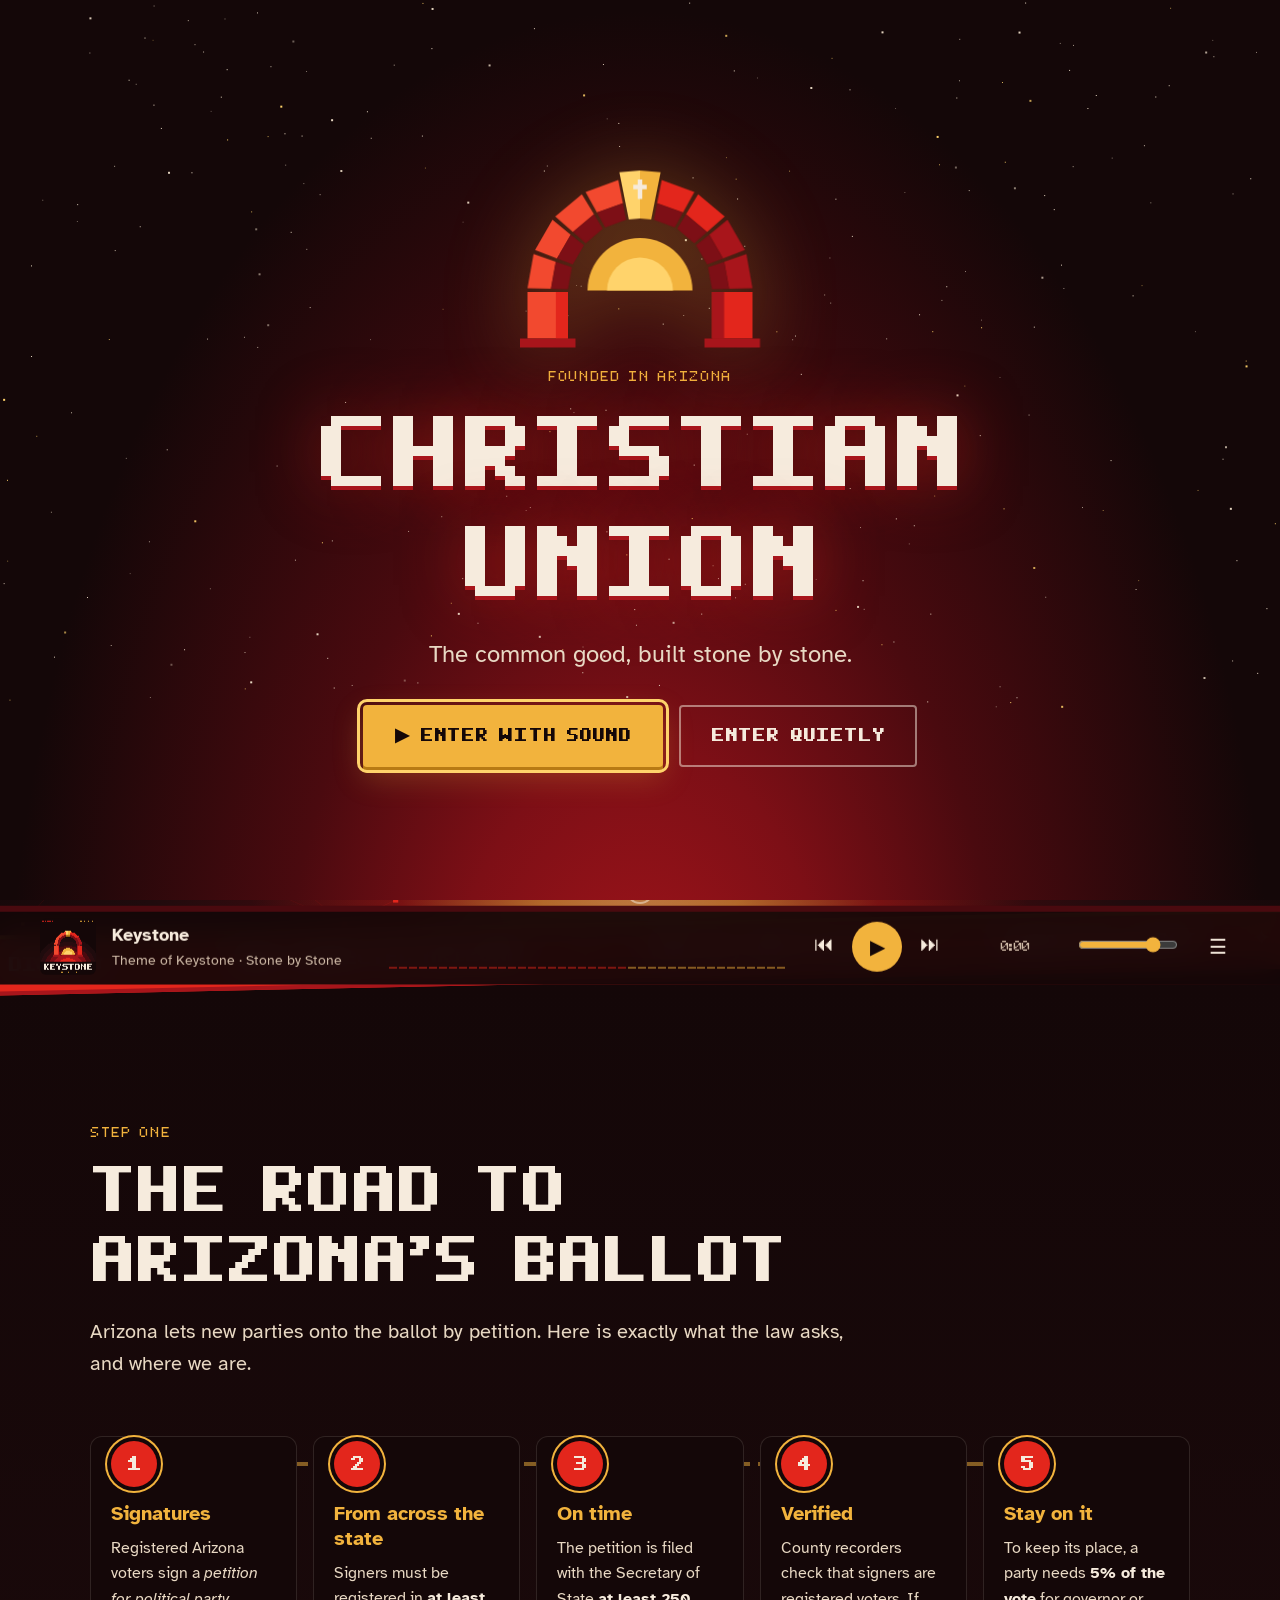
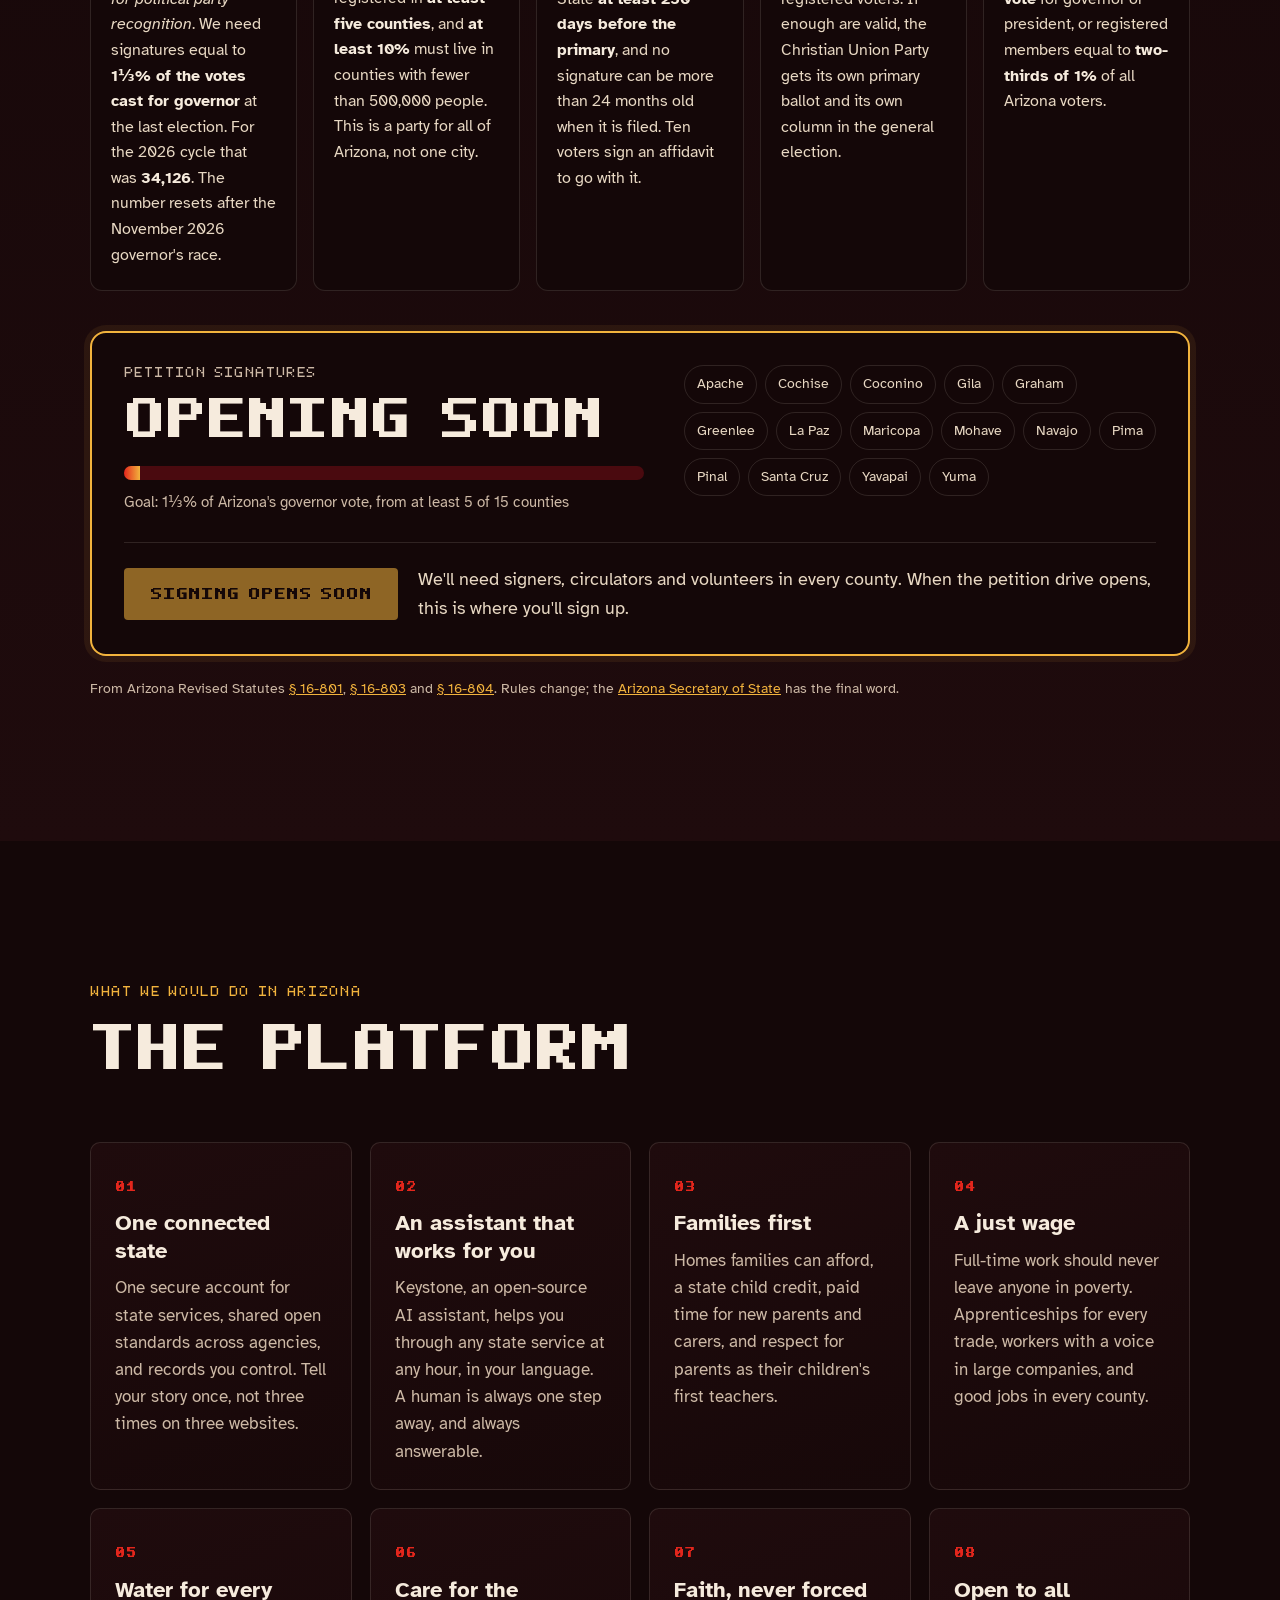
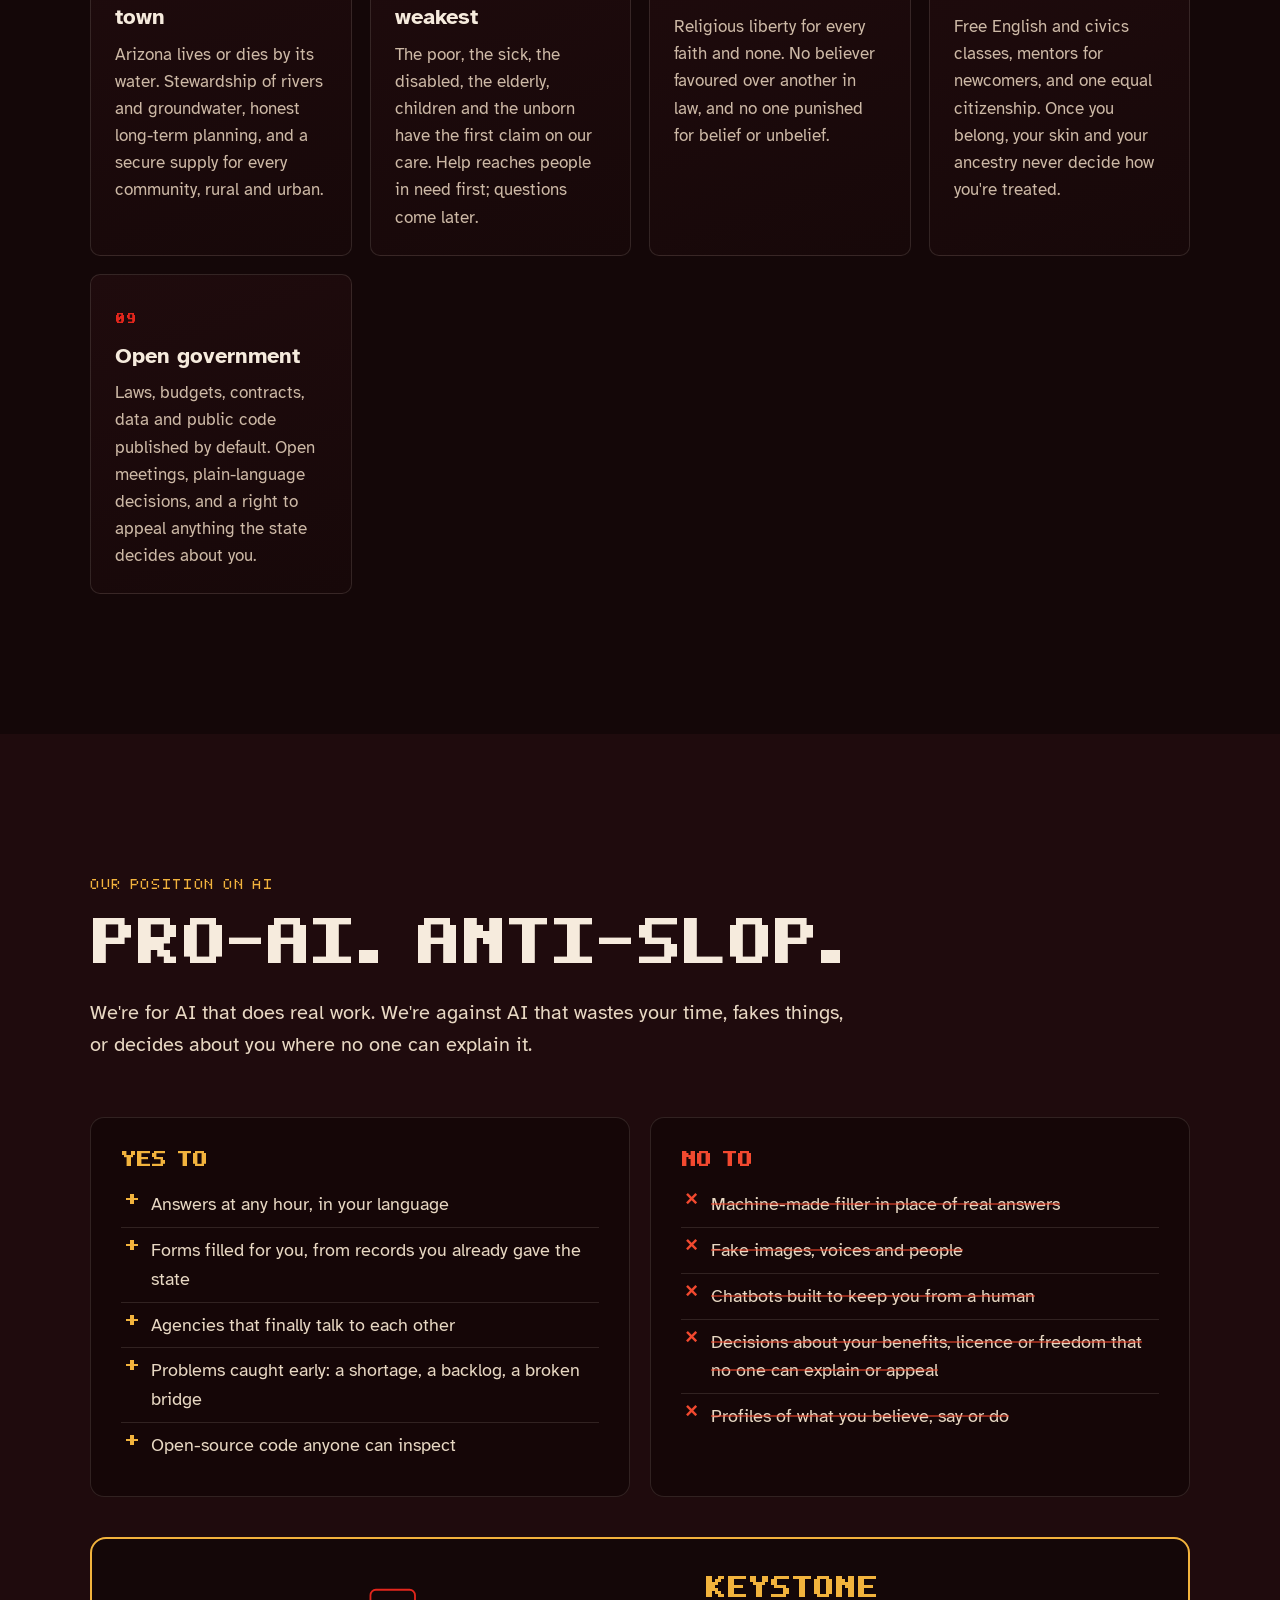
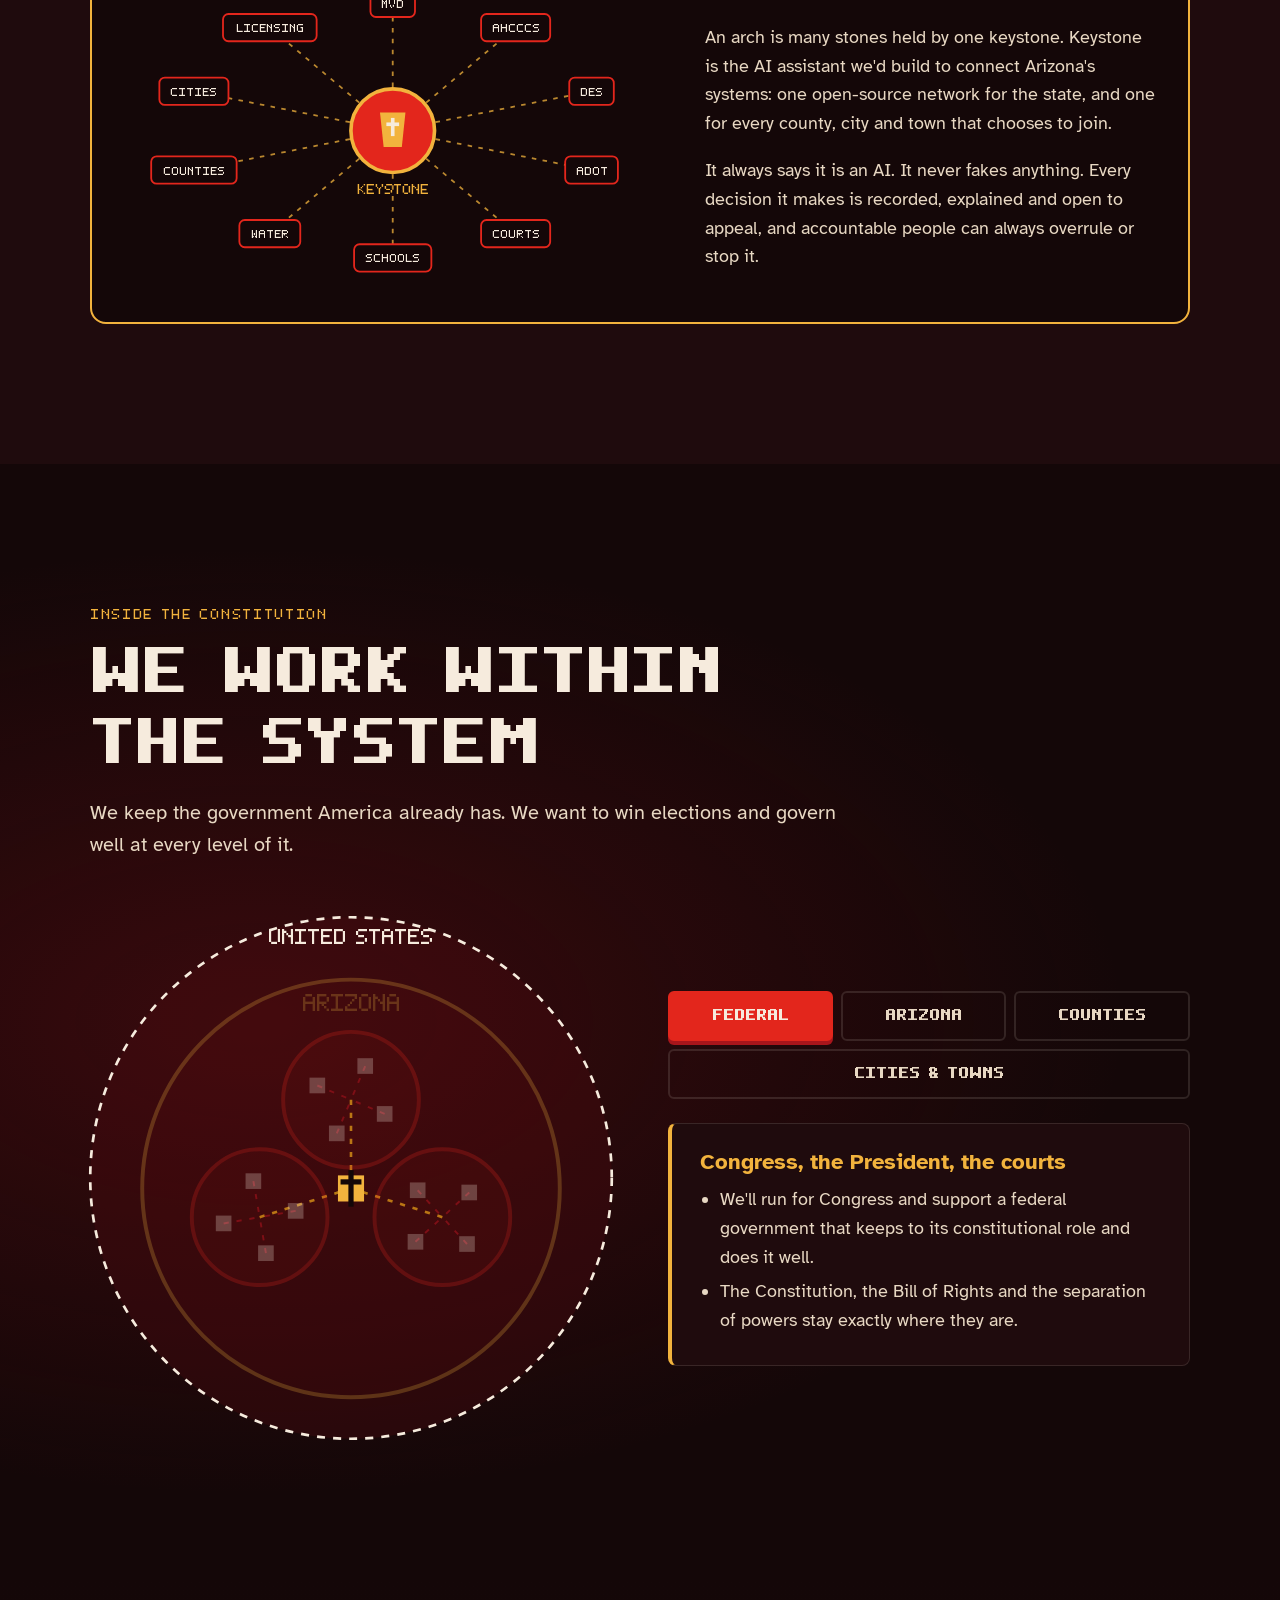
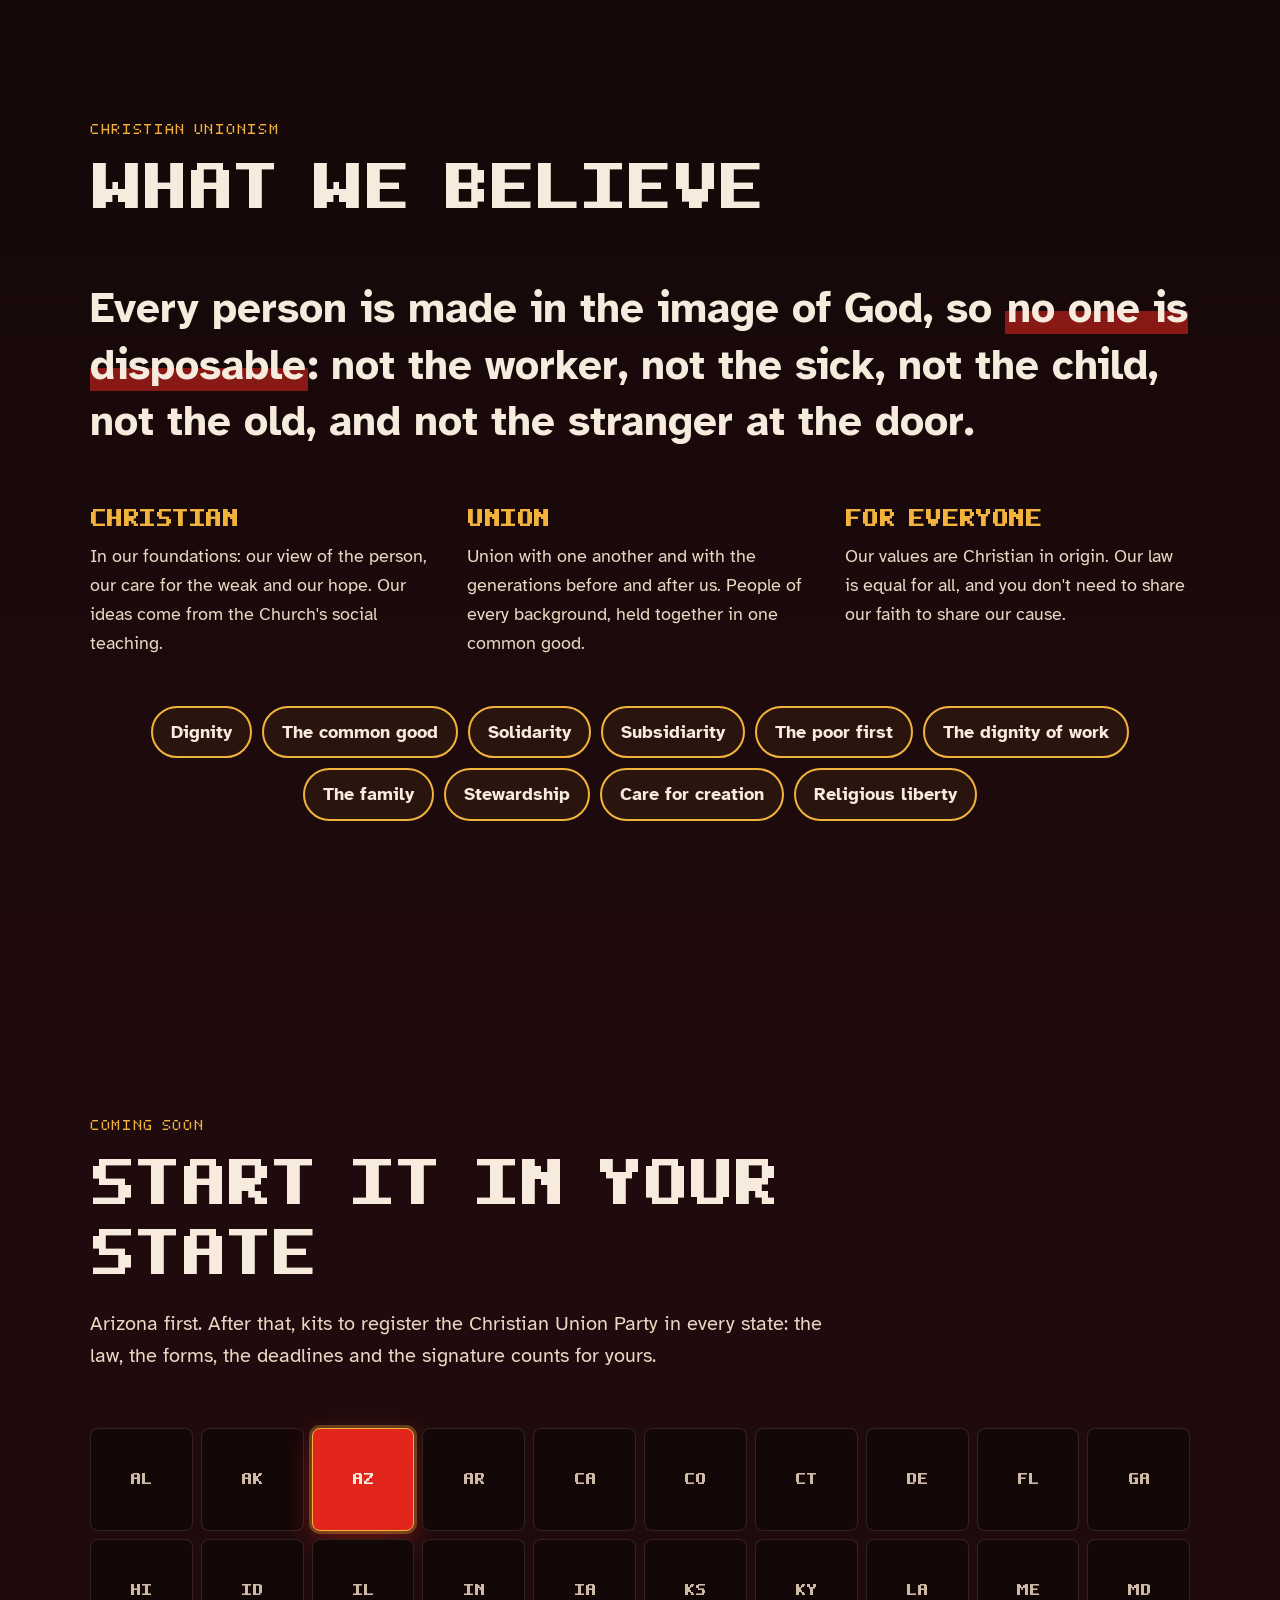
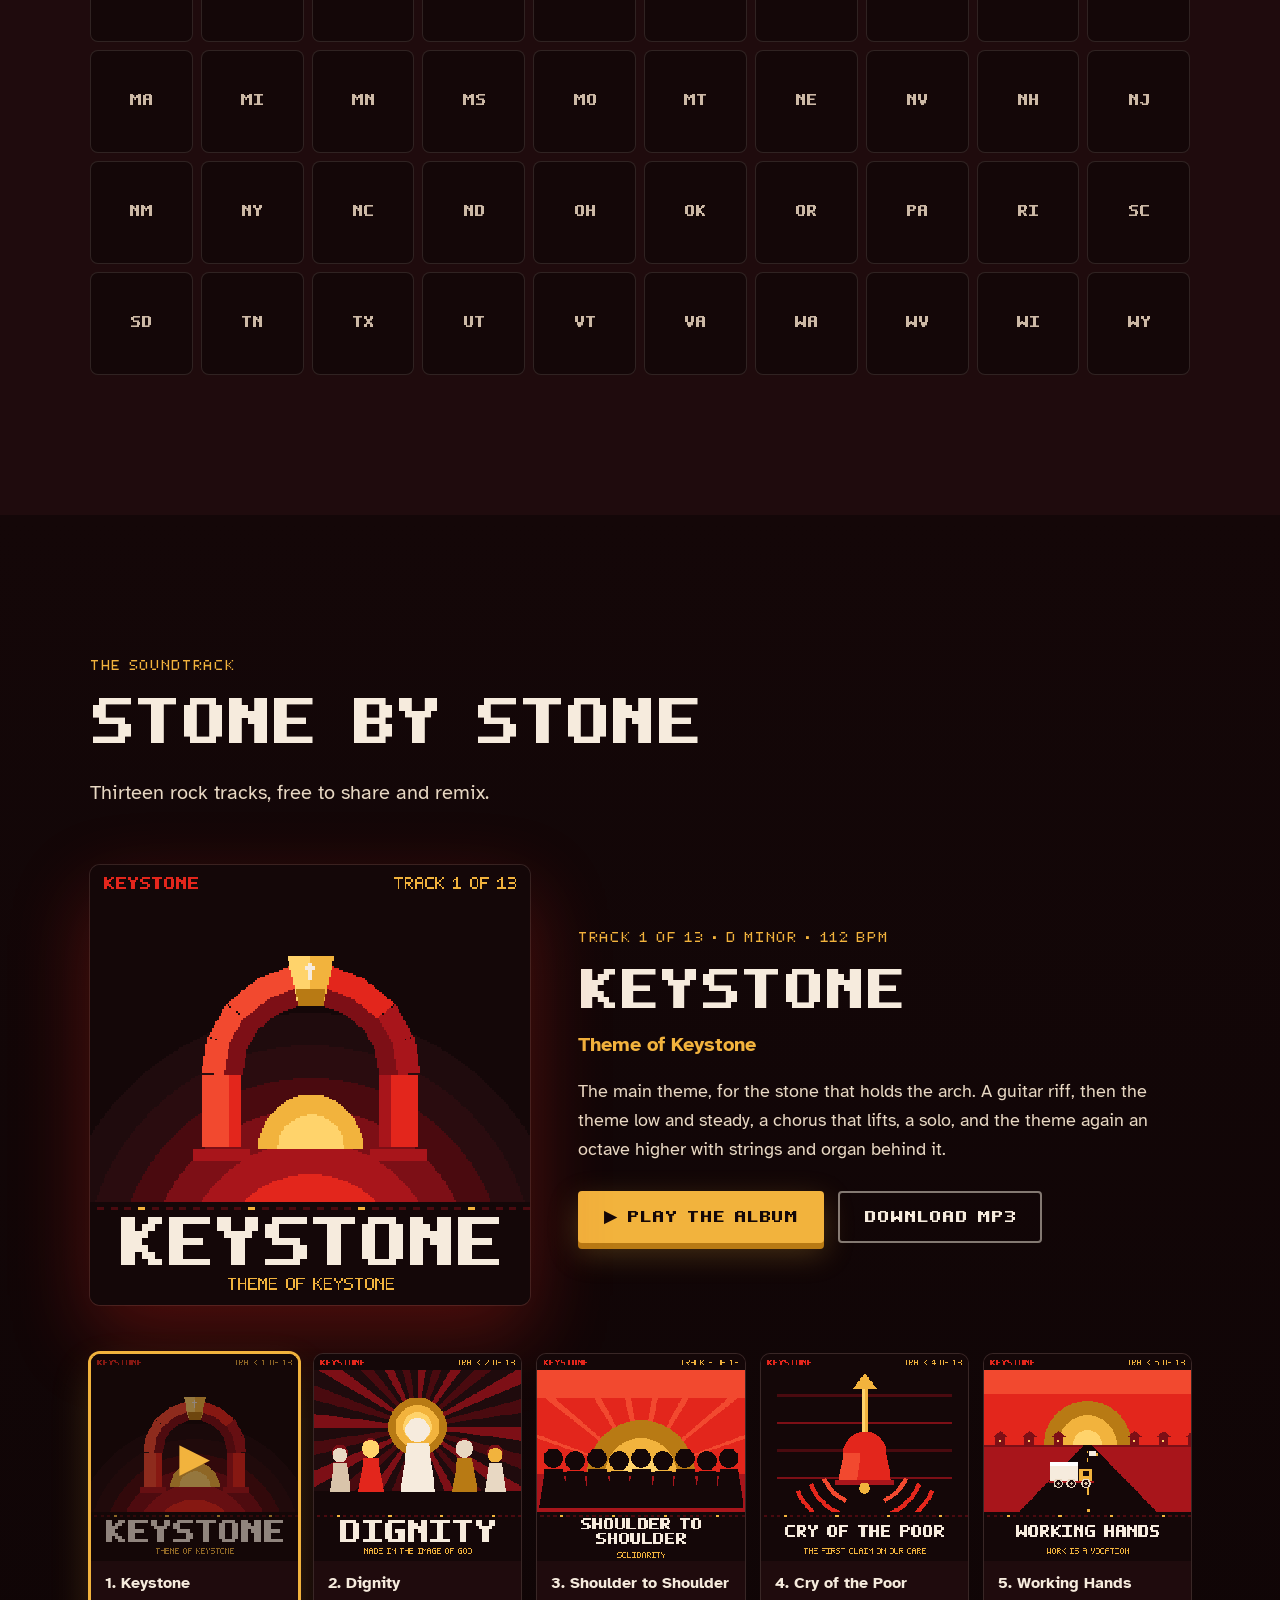
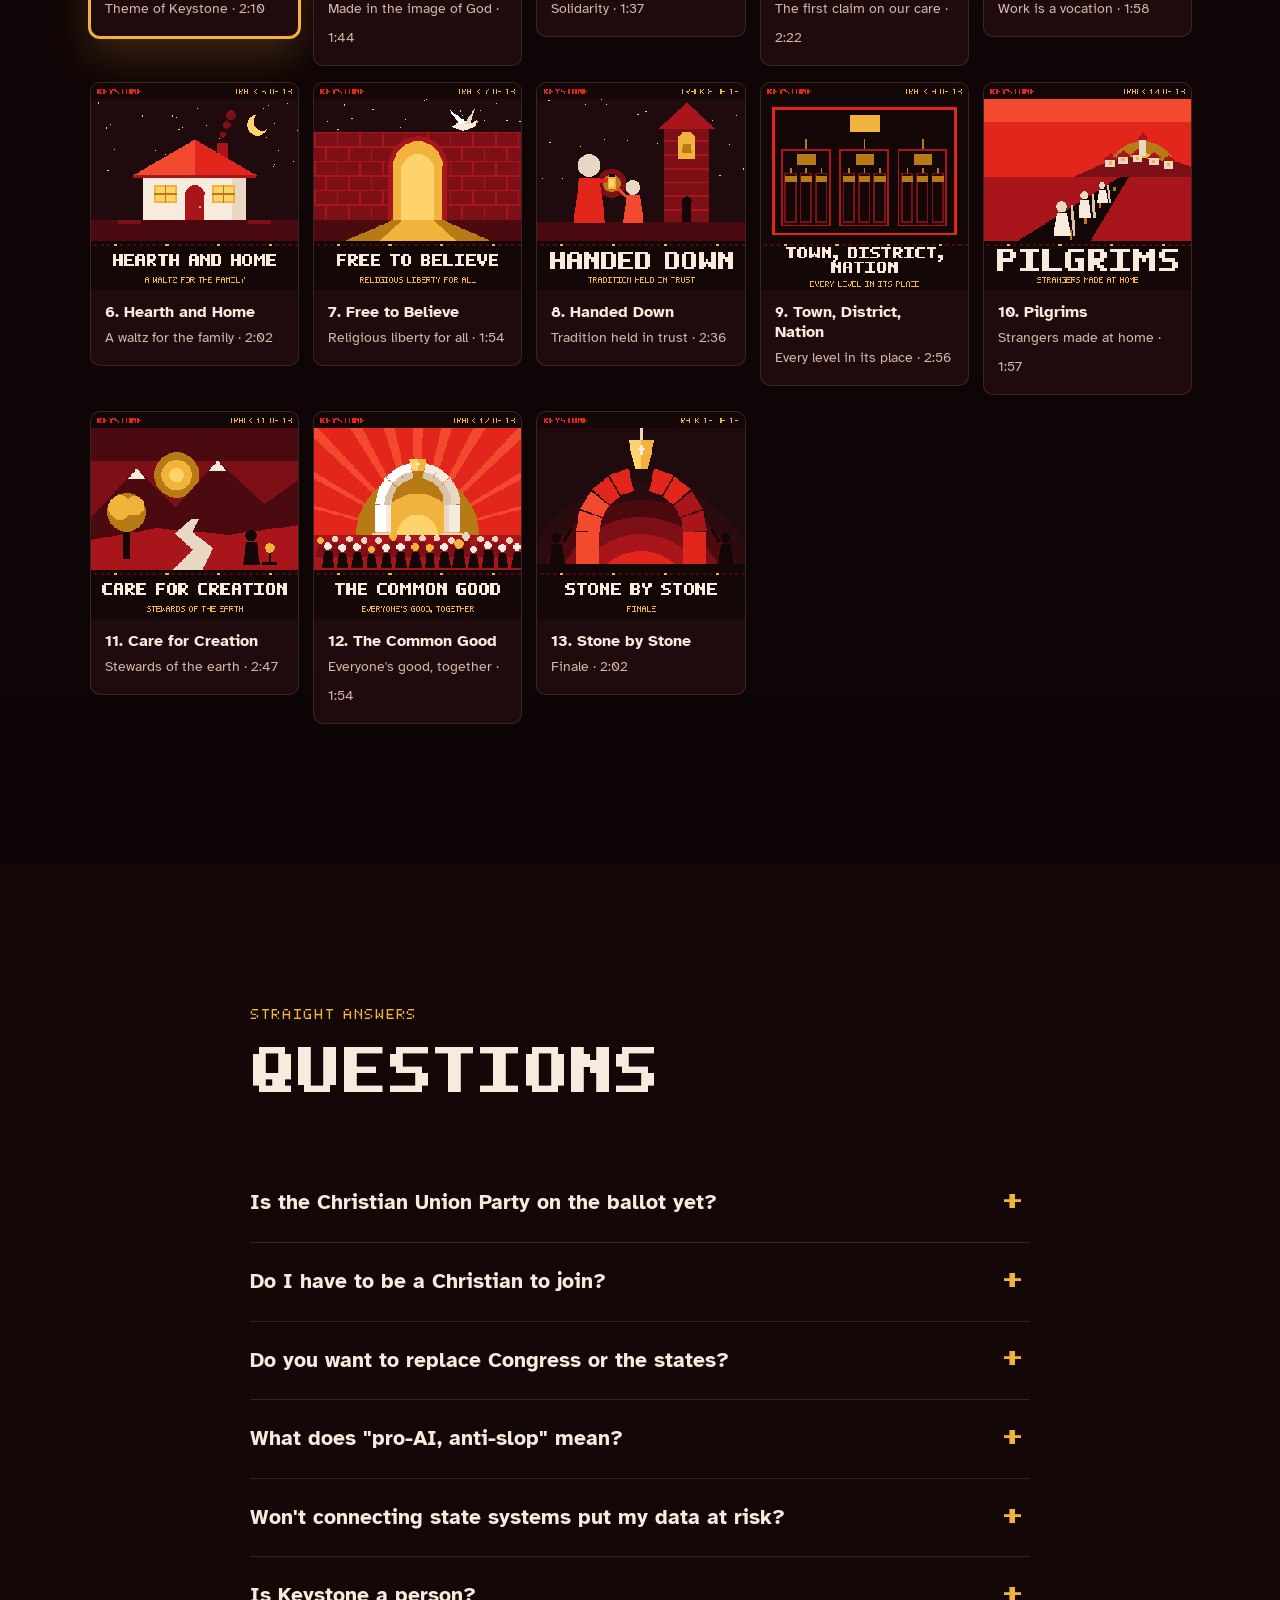
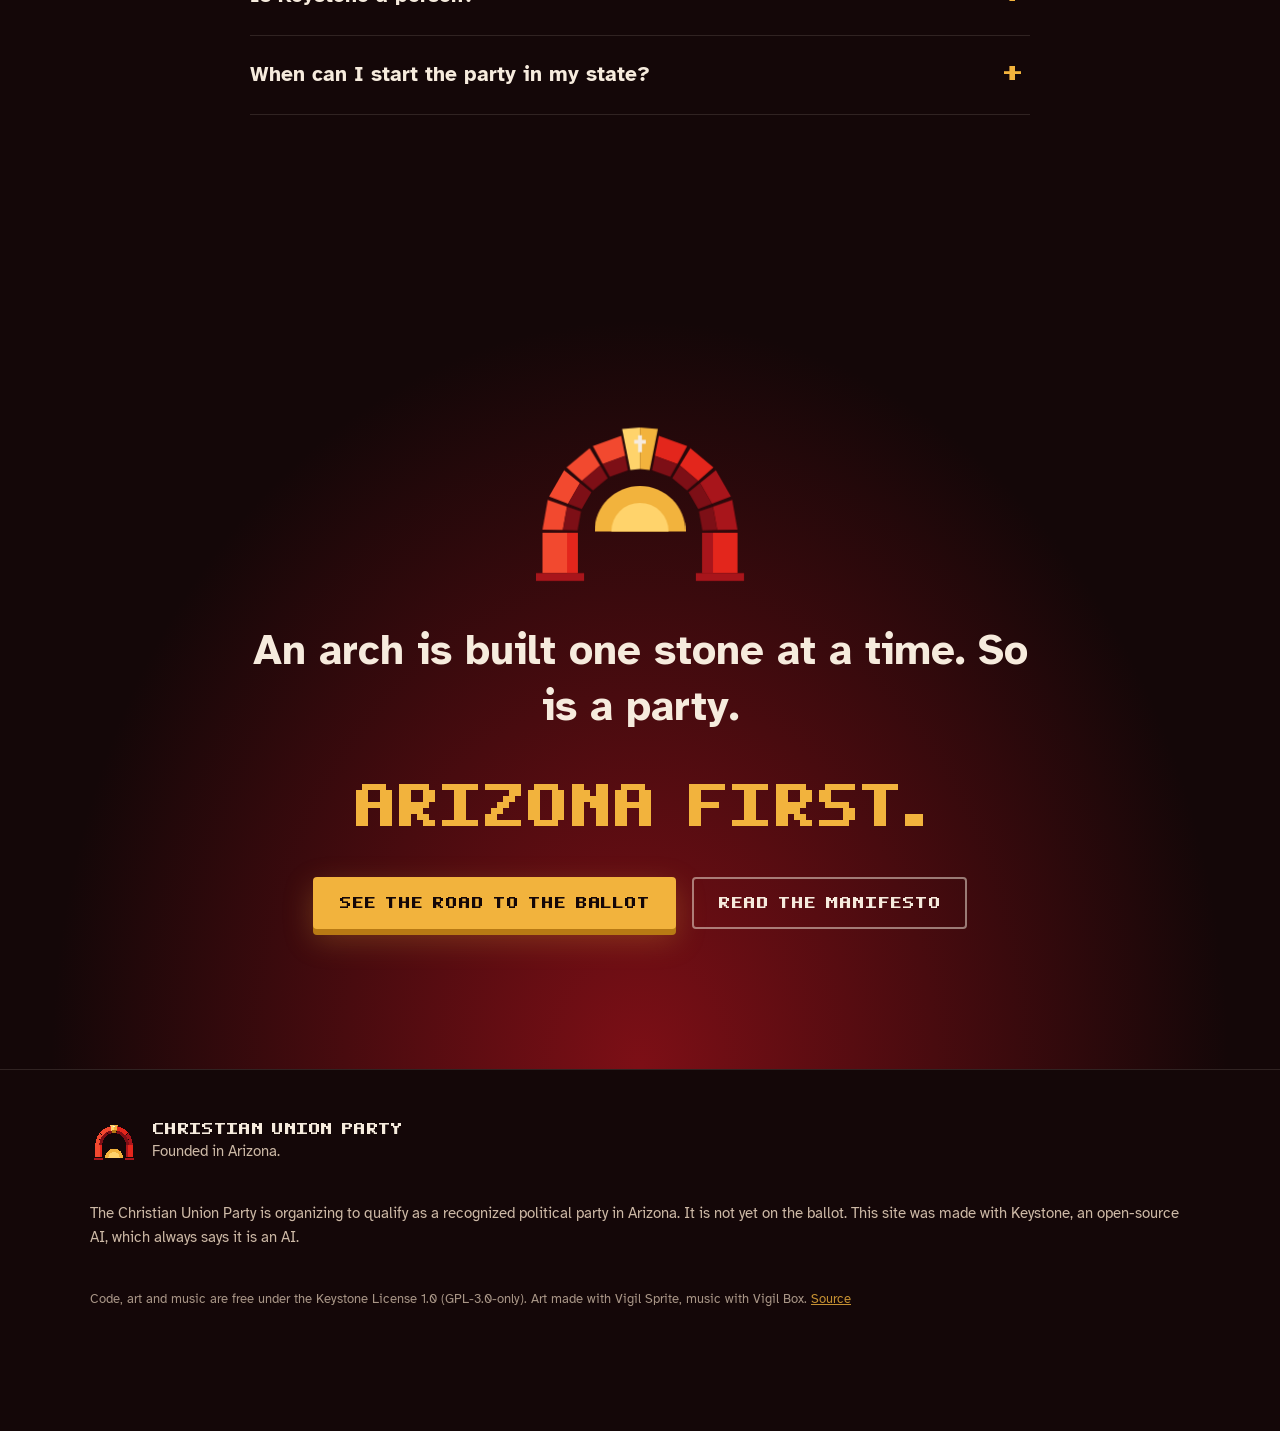
<file: site/index.html>
<!doctype html>
<html lang="en">
<head>
<meta charset="utf-8">
<meta name="viewport" content="width=device-width, initial-scale=1">
<title>Christian Union Party</title>
<meta name="description" content="The Christian Union Party: a new political party founded in Arizona. The dignity of every person, government that works as one, and AI that does real work. Help us get on the Arizona ballot.">
<meta name="theme-color" content="#140708">
<meta property="og:title" content="Christian Union Party">
<meta property="og:description" content="A new political party, founded in Arizona.">
<meta property="og:image" content="https://christianunion.party/media/og-image.png">
<meta property="og:url" content="https://christianunion.party/">
<meta name="twitter:card" content="summary_large_image">
<link rel="icon" type="image/png" sizes="16x16" href="media/icons/favicon-16.png">
<link rel="icon" type="image/png" sizes="32x32" href="media/icons/favicon-32.png">
<link rel="icon" type="image/png" sizes="48x48" href="media/icons/favicon-48.png">
<link rel="apple-touch-icon" href="media/icons/apple-touch-icon.png">
<link rel="manifest" href="site.webmanifest">
<link rel="preconnect" href="https://fonts.googleapis.com">
<link rel="preconnect" href="https://fonts.gstatic.com" crossorigin>
<link href="https://fonts.googleapis.com/css2?family=Atkinson+Hyperlegible:ital,wght@0,400;0,700;1,400&display=swap" rel="stylesheet">
<link rel="stylesheet" href="css/style.css?v=2">
</head>
<body class="gated">

<!-- ============================================================ the entry gate -->
<div id="gate" role="dialog" aria-modal="true" aria-labelledby="gate-title">
  <canvas id="gate-sky" aria-hidden="true"></canvas>
  <div class="gate-inner">
    <svg id="gate-arch" class="arch" viewBox="0 0 400 300" aria-hidden="true"></svg>
    <p class="kicker">Founded in Arizona</p>
    <h1 id="gate-title" class="pixel">Christian<br>Union</h1>
    <p class="gate-motto">The common good, built stone by stone.</p>
    <div class="gate-buttons">
      <button id="enter-sound" class="btn btn-gold btn-big" type="button"><span class="btn-icon" aria-hidden="true">&#9654;</span> Enter with sound</button>
      <button id="enter-quiet" class="btn btn-ghost btn-big" type="button">Enter quietly</button>
    </div>
  </div>
</div>

<!-- ============================================================ navigation -->
<header id="top" class="nav">
  <a class="brand" href="#hero" aria-label="Christian Union Party, home">
    <img src="media/logo/keystone-mark-512.png" alt="" width="40" height="40">
    <span class="pixel">Christian Union</span>
  </a>
  <nav aria-label="Sections">
    <button class="nav-toggle" type="button" aria-expanded="false" aria-controls="nav-links">Menu</button>
    <ul id="nav-links">
      <li><a href="#ballot">The ballot</a></li>
      <li><a href="#platform">Platform</a></li>
      <li><a href="#ai">AI</a></li>
      <li><a href="#government">Government</a></li>
      <li><a href="#beliefs">Beliefs</a></li>
      <li><a href="#states">States</a></li>
      <li><a href="#music">Music</a></li>
      <li><a href="#manifesto" class="open-reader">Manifesto</a></li>
    </ul>
  </nav>
</header>

<main>

<!-- ============================================================ hero -->
<section id="hero" class="hero">
  <canvas id="net" aria-hidden="true"></canvas>
  <div class="hero-sun" aria-hidden="true"></div>
  <div class="hero-content">
    <svg id="hero-arch" class="arch" viewBox="0 0 400 300" aria-hidden="true"></svg>
    <p class="kicker reveal">A new political party · Founded in Arizona</p>
    <h1 class="pixel hero-title reveal"><span>Christian</span> <span>Union</span></h1>
    <p class="hero-lede reveal">The dignity of every person. A state government that works as one. AI that does real work, and none of the slop. We're organizing to put the Christian Union Party on Arizona's ballot.</p>
    <div class="hero-cta reveal">
      <a href="#ballot" class="btn btn-gold">Help us get on the ballot</a>
      <a href="#platform" class="btn btn-ghost">Read the platform</a>
    </div>
  </div>
  <a class="scroll-cue" href="#ballot" aria-label="Scroll down"><span></span></a>
</section>

<div class="ticker" aria-hidden="true">
  <div class="ticker-track">
    <span>Dignity</span><span>One connected Arizona</span><span>Pro-AI, anti-slop</span><span>Families first</span><span>A just wage</span><span>Water for every town</span><span>Faith, never forced</span><span>Open to all</span>
    <span>Dignity</span><span>One connected Arizona</span><span>Pro-AI, anti-slop</span><span>Families first</span><span>A just wage</span><span>Water for every town</span><span>Faith, never forced</span><span>Open to all</span>
  </div>
</div>

<!-- ============================================================ the ballot -->
<section id="ballot" class="section ballot">
  <div class="wrap">
    <header class="section-head reveal">
      <p class="kicker">Step one</p>
      <h2 class="pixel">The road to Arizona's ballot</h2>
      <p>Arizona lets new parties onto the ballot by petition. Here is exactly what the law asks, and where we are.</p>
    </header>
    <div class="road reveal-group">
      <div class="milestone reveal"><span class="ms-num">1</span><div><h3>Signatures</h3><p>Registered Arizona voters sign a <em>petition for political party recognition</em>. We need signatures equal to <b>1⅓% of the votes cast for governor</b> at the last election. For the 2026 cycle that was <b>34,126</b>. The number resets after the November 2026 governor's race.</p></div></div>
      <div class="milestone reveal"><span class="ms-num">2</span><div><h3>From across the state</h3><p>Signers must be registered in <b>at least five counties</b>, and <b>at least 10%</b> must live in counties with fewer than 500,000 people. This is a party for all of Arizona, not one city.</p></div></div>
      <div class="milestone reveal"><span class="ms-num">3</span><div><h3>On time</h3><p>The petition is filed with the Secretary of State <b>at least 250 days before the primary</b>, and no signature can be more than 24 months old when it is filed. Ten voters sign an affidavit to go with it.</p></div></div>
      <div class="milestone reveal"><span class="ms-num">4</span><div><h3>Verified</h3><p>County recorders check that signers are registered voters. If enough are valid, the Christian Union Party gets its own primary ballot and its own column in the general election.</p></div></div>
      <div class="milestone reveal"><span class="ms-num">5</span><div><h3>Stay on it</h3><p>To keep its place, a party needs <b>5% of the vote</b> for governor or president, or registered members equal to <b>two-thirds of 1%</b> of all Arizona voters.</p></div></div>
    </div>
    <div class="petition reveal">
      <div class="petition-count">
        <span class="pc-label">Petition signatures</span>
        <span class="pc-num pixel">Opening soon</span>
        <div class="pc-bar" aria-hidden="true"><div></div></div>
        <span class="pc-goal">Goal: 1⅓% of Arizona's governor vote, from at least 5 of 15 counties</span>
      </div>
      <div class="counties" aria-label="Arizona's fifteen counties">
        <span>Apache</span><span>Cochise</span><span>Coconino</span><span>Gila</span><span>Graham</span><span>Greenlee</span><span>La Paz</span><span>Maricopa</span><span>Mohave</span><span>Navajo</span><span>Pima</span><span>Pinal</span><span>Santa Cruz</span><span>Yavapai</span><span>Yuma</span>
      </div>
      <div class="petition-cta">
        <button class="btn btn-gold" type="button" disabled>Signing opens soon</button>
        <p>We'll need signers, circulators and volunteers in every county. When the petition drive opens, this is where you'll sign up.</p>
      </div>
    </div>
    <p class="source reveal">From Arizona Revised Statutes <a href="https://www.azleg.gov/ars/16/00801.htm" rel="noopener">§ 16-801</a>, <a href="https://www.azleg.gov/ars/16/00803.htm" rel="noopener">§ 16-803</a> and <a href="https://www.azleg.gov/ars/16/00804.htm" rel="noopener">§ 16-804</a>. Rules change; the <a href="https://azsos.gov/elections" rel="noopener">Arizona Secretary of State</a> has the final word.</p>
  </div>
</section>

<!-- ============================================================ platform -->
<section id="platform" class="section">
  <div class="wrap">
    <header class="section-head reveal">
      <p class="kicker">What we would do in Arizona</p>
      <h2 class="pixel">The platform</h2>
    </header>
    <div class="pillars reveal-group">
      <article class="pillar reveal"><span class="num">01</span><h3>One connected state</h3><p>One secure account for state services, shared open standards across agencies, and records you control. Tell your story once, not three times on three websites.</p></article>
      <article class="pillar reveal"><span class="num">02</span><h3>An assistant that works for you</h3><p>Keystone, an open-source AI assistant, helps you through any state service at any hour, in your language. A human is always one step away, and always answerable.</p></article>
      <article class="pillar reveal"><span class="num">03</span><h3>Families first</h3><p>Homes families can afford, a state child credit, paid time for new parents and carers, and respect for parents as their children's first teachers.</p></article>
      <article class="pillar reveal"><span class="num">04</span><h3>A just wage</h3><p>Full-time work should never leave anyone in poverty. Apprenticeships for every trade, workers with a voice in large companies, and good jobs in every county.</p></article>
      <article class="pillar reveal"><span class="num">05</span><h3>Water for every town</h3><p>Arizona lives or dies by its water. Stewardship of rivers and groundwater, honest long-term planning, and a secure supply for every community, rural and urban.</p></article>
      <article class="pillar reveal"><span class="num">06</span><h3>Care for the weakest</h3><p>The poor, the sick, the disabled, the elderly, children and the unborn have the first claim on our care. Help reaches people in need first; questions come later.</p></article>
      <article class="pillar reveal"><span class="num">07</span><h3>Faith, never forced</h3><p>Religious liberty for every faith and none. No believer favoured over another in law, and no one punished for belief or unbelief.</p></article>
      <article class="pillar reveal"><span class="num">08</span><h3>Open to all</h3><p>Free English and civics classes, mentors for newcomers, and one equal citizenship. Once you belong, your skin and your ancestry never decide how you're treated.</p></article>
      <article class="pillar reveal"><span class="num">09</span><h3>Open government</h3><p>Laws, budgets, contracts, data and public code published by default. Open meetings, plain-language decisions, and a right to appeal anything the state decides about you.</p></article>
    </div>
  </div>
</section>

<!-- ============================================================ AI -->
<section id="ai" class="section keystone">
  <canvas id="ks-net" aria-hidden="true"></canvas>
  <div class="wrap">
    <header class="section-head reveal">
      <p class="kicker">Our position on AI</p>
      <h2 class="pixel">Pro-AI. Anti-slop.</h2>
      <p>We're for AI that does real work. We're against AI that wastes your time, fakes things, or decides about you where no one can explain it.</p>
    </header>
    <div class="yesno reveal-group">
      <div class="yn yes reveal">
        <h3>Yes to</h3>
        <ul>
          <li>Answers at any hour, in your language</li>
          <li>Forms filled for you, from records you already gave the state</li>
          <li>Agencies that finally talk to each other</li>
          <li>Problems caught early: a shortage, a backlog, a broken bridge</li>
          <li>Open-source code anyone can inspect</li>
        </ul>
      </div>
      <div class="yn no reveal">
        <h3>No to</h3>
        <ul>
          <li>Machine-made filler in place of real answers</li>
          <li>Fake images, voices and people</li>
          <li>Chatbots built to keep you from a human</li>
          <li>Decisions about your benefits, licence or freedom that no one can explain or appeal</li>
          <li>Profiles of what you believe, say or do</li>
        </ul>
      </div>
    </div>
    <div class="hub-wrap reveal">
      <svg id="hub-svg" viewBox="0 0 600 360" aria-hidden="true"></svg>
      <div class="hub-copy">
        <h3 class="pixel">Keystone</h3>
        <p>An arch is many stones held by one keystone. Keystone is the AI assistant we'd build to connect Arizona's systems: one open-source network for the state, and one for every county, city and town that chooses to join.</p>
        <p>It always says it is an AI. It never fakes anything. Every decision it makes is recorded, explained and open to appeal, and accountable people can always overrule or stop it.</p>
      </div>
    </div>
  </div>
</section>

<!-- ============================================================ government -->
<section id="government" class="section nation">
  <div class="wrap">
    <header class="section-head reveal">
      <p class="kicker">Inside the Constitution</p>
      <h2 class="pixel">We work within the system</h2>
      <p>We keep the government America already has. We want to win elections and govern well at every level of it.</p>
    </header>
    <div class="levels">
      <div class="levels-diagram reveal" aria-hidden="true">
        <svg id="levels-svg" viewBox="0 0 400 400"></svg>
      </div>
      <div class="levels-tabs" role="tablist" aria-label="Levels of government">
        <button role="tab" aria-selected="true" aria-controls="lv-federal" id="tab-federal" class="level-tab" data-level="federal">Federal</button>
        <button role="tab" aria-selected="false" aria-controls="lv-state" id="tab-state" class="level-tab" data-level="state" tabindex="-1">Arizona</button>
        <button role="tab" aria-selected="false" aria-controls="lv-county" id="tab-county" class="level-tab" data-level="county" tabindex="-1">Counties</button>
        <button role="tab" aria-selected="false" aria-controls="lv-local" id="tab-local" class="level-tab" data-level="local" tabindex="-1">Cities &amp; towns</button>
        <div class="level-panel" role="tabpanel" id="lv-federal" aria-labelledby="tab-federal">
          <h3>Congress, the President, the courts</h3>
          <ul>
            <li>We'll run for Congress and support a federal government that keeps to its constitutional role and does it well.</li>
            <li>The Constitution, the Bill of Rights and the separation of powers stay exactly where they are.</li>
          </ul>
        </div>
        <div class="level-panel" role="tabpanel" id="lv-state" aria-labelledby="tab-state" hidden>
          <h3>Where we start</h3>
          <ul>
            <li>Arizona runs most of daily life: schools, roads, courts, health programs, water and licensing.</li>
            <li>We'll run for the Legislature and statewide office, and connect the state's own systems so they work as one.</li>
          </ul>
        </div>
        <div class="level-panel" role="tabpanel" id="lv-county" aria-labelledby="tab-county" hidden>
          <h3>Fifteen counties</h3>
          <ul>
            <li>Counties run courts, elections, public health and services across their whole area.</li>
            <li>They keep their powers, and can join the shared state systems so their residents get the same service everywhere.</li>
          </ul>
        </div>
        <div class="level-panel" role="tabpanel" id="lv-local" aria-labelledby="tab-local" hidden>
          <h3>Closest to you</h3>
          <ul>
            <li>Streets, parks, police and fire, water and local services.</li>
            <li>What a city or town can do well, the state shouldn't take from it.</li>
          </ul>
        </div>
      </div>
    </div>
  </div>
</section>

<!-- ============================================================ beliefs -->
<section id="beliefs" class="section statement">
  <div class="wrap">
    <header class="section-head reveal">
      <p class="kicker">Christian Unionism</p>
      <h2 class="pixel">What we believe</h2>
    </header>
    <p class="big-quote reveal">Every person is made in the image of God, so <mark>no one is disposable</mark>: not the worker, not the sick, not the child, not the old, and not the stranger at the door.</p>
    <div class="cols-3 reveal-group">
      <div class="reveal"><h3 class="pixel">Christian</h3><p>In our foundations: our view of the person, our care for the weak and our hope. Our ideas come from the Church's social teaching.</p></div>
      <div class="reveal"><h3 class="pixel">Union</h3><p>Union with one another and with the generations before and after us. People of every background, held together in one common good.</p></div>
      <div class="reveal"><h3 class="pixel">For everyone</h3><p>Our values are Christian in origin. Our law is equal for all, and you don't need to share our faith to share our cause.</p></div>
    </div>
    <ul class="equal-chips reveal-group" aria-label="Pillars">
      <li class="reveal">Dignity</li><li class="reveal">The common good</li><li class="reveal">Solidarity</li><li class="reveal">Subsidiarity</li><li class="reveal">The poor first</li><li class="reveal">The dignity of work</li><li class="reveal">The family</li><li class="reveal">Stewardship</li><li class="reveal">Care for creation</li><li class="reveal">Religious liberty</li>
    </ul>
  </div>
</section>

<!-- ============================================================ states -->
<section id="states" class="section states">
  <div class="wrap">
    <header class="section-head reveal">
      <p class="kicker">Coming soon</p>
      <h2 class="pixel">Start it in your state</h2>
      <p>Arizona first. After that, kits to register the Christian Union Party in every state: the law, the forms, the deadlines and the signature counts for yours.</p>
    </header>
    <div class="us reveal" id="us" aria-label="States: Arizona is active, the rest are coming soon"></div>
  </div>
</section>

<!-- ============================================================ music -->
<section id="music" class="section music">
  <div class="wrap">
    <header class="section-head reveal">
      <p class="kicker">The soundtrack</p>
      <h2 class="pixel">Stone by Stone</h2>
      <p>Thirteen rock tracks, free to share and remix.</p>
    </header>
    <div class="album">
      <div class="album-feature reveal">
        <div class="album-art">
          <img id="feature-cover" src="media/covers/album-600.png" alt="Stone by Stone album cover" width="600" height="600">
          <canvas id="feature-viz" aria-hidden="true"></canvas>
        </div>
        <div class="album-now">
          <p class="kicker" id="feature-kicker">Track 1 of 13</p>
          <h3 class="pixel" id="feature-title">Keystone</h3>
          <p class="feature-sub" id="feature-sub">Theme of Keystone</p>
          <p class="feature-about" id="feature-about"></p>
          <div class="feature-buttons">
            <button class="btn btn-gold" id="feature-play" type="button"><span aria-hidden="true">&#9654;</span> Play the album</button>
            <a class="btn btn-ghost" href="#" id="feature-download" download>Download MP3</a>
          </div>
        </div>
      </div>
      <ol class="tracks reveal-group" id="tracks"></ol>
    </div>
  </div>
</section>

<!-- ============================================================ questions -->
<section id="questions" class="section questions">
  <div class="wrap narrow">
    <header class="section-head reveal">
      <p class="kicker">Straight answers</p>
      <h2 class="pixel">Questions</h2>
    </header>
    <div class="qa reveal-group">
      <details class="reveal"><summary>Is the Christian Union Party on the ballot yet?</summary><p>Not yet. We're organizing to qualify as a recognized party in Arizona by petition, which takes signatures from about 1⅓% of the last governor's vote. Until then, people who share our ideas can still run as independents under Arizona law.</p></details>
      <details class="reveal"><summary>Do I have to be a Christian to join?</summary><p>No. Our ideas grew from Christian teaching, and we say so. But our platform is for everyone, and people of every faith and none share our care for dignity, family, work and the common good. Every member and every citizen is equal.</p></details>
      <details class="reveal"><summary>Do you want to replace Congress or the states?</summary><p>No. We work inside the US Constitution and the Arizona Constitution. We want to win elections and govern well within the system America already has.</p></details>
      <details class="reveal"><summary>What does "pro-AI, anti-slop" mean?</summary><p>We want AI that does real work for people: answering questions, filling in forms, connecting systems and catching problems early. We're against filler, fakes, chatbots that block you from a human, and AI decisions about your life that no one can explain or appeal.</p></details>
      <details class="reveal"><summary>Won't connecting state systems put my data at risk?</summary><p>Connected doesn't mean exposed. You control your records, nothing is shared without a lawful reason you can see, no one gets profiled, and the code is open so anyone can check it.</p></details>
      <details class="reveal"><summary>Is Keystone a person?</summary><p>No. Keystone is an AI, and it always says so. It doesn't run fake accounts, doesn't fake support, and treats people who disagree with us exactly as well as everyone else.</p></details>
      <details class="reveal"><summary>When can I start the party in my state?</summary><p>Once Arizona is under way. State kits are coming, with each state's law, forms, deadlines and signature counts.</p></details>
    </div>
  </div>
</section>

<!-- ============================================================ closing -->
<section id="join" class="section closing">
  <div class="wrap narrow">
    <svg id="close-arch" class="arch" viewBox="0 0 400 300" aria-hidden="true"></svg>
    <p class="big-quote reveal">An arch is built one stone at a time. So is a party.</p>
    <h2 class="pixel closing-line reveal">Arizona first.</h2>
    <div class="hero-cta reveal">
      <a href="#ballot" class="btn btn-gold">See the road to the ballot</a>
      <a href="#manifesto" class="btn btn-ghost open-reader">Read the manifesto</a>
    </div>
  </div>
</section>

</main>

<footer class="footer">
  <div class="wrap footer-inner">
    <div class="footer-brand">
      <img src="media/logo/keystone-mark-512.png" alt="" width="48" height="48">
      <div><b class="pixel">Christian Union Party</b><span>Founded in Arizona.</span></div>
    </div>
    <p>The Christian Union Party is organizing to qualify as a recognized political party in Arizona. It is not yet on the ballot. This site was made with Keystone, an open-source AI, which always says it is an AI.</p>
    <p class="footer-small">Code, art and music are free under the Keystone License 1.0 (GPL-3.0-only). Art made with Vigil Sprite, music with Vigil Box. <a href="https://github.com/danecohn/Commonweal" rel="noopener">Source</a></p>
  </div>
</footer>

<!-- ============================================================ the player -->
<div id="player" class="player" aria-label="Music player">
  <div class="player-progress" id="p-progress" role="slider" aria-label="Seek" aria-valuemin="0" aria-valuemax="100" aria-valuenow="0" tabindex="0"><div id="p-bar"></div></div>
  <div class="player-inner">
    <img id="p-cover" src="media/covers/album-600.png" alt="" width="56" height="56">
    <div class="player-meta">
      <b id="p-title">Stone by Stone</b>
      <span id="p-sub">The Keystone soundtrack</span>
    </div>
    <canvas id="p-viz" aria-hidden="true"></canvas>
    <div class="player-controls">
      <button id="p-prev" type="button" aria-label="Previous track">&#9198;</button>
      <button id="p-play" type="button" aria-label="Play">&#9654;</button>
      <button id="p-next" type="button" aria-label="Next track">&#9197;</button>
    </div>
    <span class="player-time" id="p-time">0:00</span>
    <label class="player-vol"><span class="sr">Volume</span><input id="p-vol" type="range" min="0" max="1" step="0.01" value="0.8"></label>
    <button id="p-list" type="button" aria-label="Show track list" aria-expanded="false">&#9776;</button>
  </div>
  <ol id="p-queue" class="player-queue" hidden></ol>
</div>
<audio id="audio" preload="none"></audio>

<!-- ============================================================ the manifesto reader -->
<aside id="reader" class="reader" aria-label="The Christian Unionist Manifesto" hidden>
  <div class="reader-bar">
    <b class="pixel">The Manifesto</b>
    <span id="reader-progress" aria-hidden="true"></span>
    <button id="reader-close" type="button" aria-label="Close the manifesto">&times;</button>
  </div>
  <article id="reader-body" class="reader-body" tabindex="-1"><p>Loading…</p></article>
</aside>

<script src="js/main.js?v=2"></script>
</body>
</html>
</file>
<file: site/css/style.css>
/* ChristianDemocracy.xyz. Colours and type follow assets/BRAND.md. */
@font-face { font-family: "Guild"; src: url("../media/font/Guild-Regular.woff") format("woff"); font-weight: 400; font-display: swap; }
@font-face { font-family: "Guild"; src: url("../media/font/Guild-Bold.woff") format("woff"); font-weight: 700; font-display: swap; }

:root {
  --red: #e3261c; --bright: #f2492f; --blood: #a8151b; --deep: #7d0f16; --wine: #4a0a0f;
  --gold: #f2b33d; --gold-light: #ffd36b; --gold-deep: #b87a14;
  --ink: #140708; --night: #1f0b0d; --cream: #f6ebdd; --paper: #e8d8c3;
  --text: var(--cream); --muted: #cdb9a6; --line: rgba(246, 235, 221, 0.12);
  --pixel: "Guild", ui-monospace, monospace;
  --body: "Atkinson Hyperlegible", system-ui, -apple-system, "Segoe UI", sans-serif;
  --wrap: 1180px; --gutter: clamp(16px, 4vw, 40px);
  --player-h: 76px;
  --ease: cubic-bezier(.2, .7, .2, 1);
}
* { box-sizing: border-box; }
html { scroll-behavior: smooth; scroll-padding-top: 80px; }
body { margin: 0; background: var(--ink); color: var(--text); font: 18px/1.6 var(--body); overflow-x: hidden; padding-bottom: var(--player-h); }
body.gated { overflow: hidden; }
img { max-width: 100%; height: auto; image-rendering: pixelated; }
a { color: var(--gold); }
a:hover { color: var(--gold-light); }
::selection { background: var(--red); color: var(--cream); }
.sr { position: absolute; width: 1px; height: 1px; overflow: hidden; clip: rect(0 0 0 0); }
.pixel { font-family: var(--pixel); font-weight: 700; letter-spacing: 0.02em; -webkit-font-smoothing: none; font-smooth: never; text-transform: uppercase; line-height: 1.1; }
.wrap { max-width: var(--wrap); margin: 0 auto; padding: 0 var(--gutter); }
.narrow { max-width: 860px; }
.kicker { font-family: var(--pixel); text-transform: uppercase; color: var(--gold); font-size: 14px; letter-spacing: 0.12em; margin: 0 0 12px; -webkit-font-smoothing: none; }
mark { background: linear-gradient(transparent 55%, rgba(227, 38, 28, .55) 55%); color: inherit; padding: 0 2px; }

/* buttons */
.btn { display: inline-flex; align-items: center; gap: 10px; font: 700 16px/1 var(--pixel); text-transform: uppercase; letter-spacing: 0.06em; padding: 16px 24px; border-radius: 4px; border: 2px solid transparent; cursor: pointer; text-decoration: none; transition: transform .2s var(--ease), box-shadow .2s var(--ease), background .2s; -webkit-font-smoothing: none; }
.btn:focus-visible { outline: 3px solid var(--gold-light); outline-offset: 3px; }
.btn-gold { background: var(--gold); color: var(--ink); box-shadow: 0 6px 0 var(--gold-deep), 0 10px 30px rgba(242, 179, 61, .25); }
.btn-gold:hover { color: var(--ink); background: var(--gold-light); transform: translateY(-2px); box-shadow: 0 8px 0 var(--gold-deep), 0 14px 40px rgba(242, 179, 61, .35); }
.btn-gold:active { transform: translateY(4px); box-shadow: 0 2px 0 var(--gold-deep); }
.btn-ghost { background: transparent; color: var(--cream); border-color: rgba(246, 235, 221, .5); }
.btn-ghost:hover { color: var(--cream); border-color: var(--cream); background: rgba(246, 235, 221, .06); transform: translateY(-2px); }
.btn-big { font-size: 18px; padding: 20px 30px; }

/* ================================================================ the gate */
#gate { position: fixed; inset: 0; z-index: 100; display: grid; place-items: center; background: radial-gradient(ellipse at 50% 120%, var(--blood) 0%, var(--deep) 22%, var(--wine) 40%, var(--ink) 70%); transition: opacity .9s var(--ease), visibility .9s; }
#gate.leaving { opacity: 0; visibility: hidden; }
#gate.leaving .gate-inner { transform: scale(1.08); filter: blur(4px); }
#gate-sky { position: absolute; inset: 0; width: 100%; height: 100%; }
.gate-inner { position: relative; text-align: center; padding: 24px var(--gutter); max-width: 760px; transition: transform .9s var(--ease), filter .9s; }
#gate-arch { width: min(300px, 62vw); height: auto; margin: 0 auto 8px; display: block; filter: drop-shadow(0 0 40px rgba(242, 179, 61, .35)); }
#gate h1 { font-size: clamp(44px, 9vw, 100px); margin: 4px 0 14px; color: var(--cream); text-shadow: 0 4px 0 var(--blood), 0 0 60px rgba(227, 38, 28, .5); }
.gate-motto { font-size: clamp(18px, 2.4vw, 24px); color: var(--paper); margin: 0 0 32px; }
.gate-buttons { display: flex; gap: 16px; justify-content: center; flex-wrap: wrap; }
.gate-note { margin-top: 22px; color: var(--muted); font-size: 15px; }
.gate-inner > * { opacity: 0; animation: rise .9s var(--ease) forwards; }
.gate-inner > :nth-child(2) { animation-delay: 1.5s; } .gate-inner > :nth-child(3) { animation-delay: 1.65s; }
.gate-inner > :nth-child(4) { animation-delay: 1.8s; } .gate-inner > :nth-child(5) { animation-delay: 2s; } .gate-inner > :nth-child(6) { animation-delay: 2.2s; }
.gate-inner > :first-child { animation-delay: 0s; }
#enter-sound { animation: rise .9s var(--ease) 2s forwards, glow 2.4s ease-in-out 3s infinite; }
@keyframes rise { from { opacity: 0; transform: translateY(24px); } to { opacity: 1; transform: none; } }
@keyframes glow { 0%, 100% { box-shadow: 0 6px 0 var(--gold-deep), 0 0 0 0 rgba(242, 179, 61, .5); } 50% { box-shadow: 0 6px 0 var(--gold-deep), 0 0 0 14px rgba(242, 179, 61, 0); } }

/* the arch, built stone by stone (stones are drawn by main.js) */
.arch .stone { transform-box: fill-box; transform-origin: center; opacity: 0; }
.arch.built .stone { animation: drop .7s var(--ease) forwards; }
.arch .key { transform-box: fill-box; transform-origin: center; opacity: 0; }
.arch.built .key { animation: keydrop 1s cubic-bezier(.3, 1.4, .5, 1) forwards; }
.arch .sun { transform-box: fill-box; transform-origin: 50% 100%; transform: scaleY(0); }
.arch.built .sun { animation: sunrise 1.6s var(--ease) forwards; }
@keyframes drop { from { opacity: 0; transform: translateY(-60px) rotate(-8deg); } to { opacity: 1; transform: none; } }
@keyframes keydrop { 0% { opacity: 0; transform: translateY(-120px); } 60% { opacity: 1; } 100% { opacity: 1; transform: none; } }
@keyframes sunrise { to { transform: scaleY(1); } }

/* ================================================================ nav */
.nav { position: fixed; top: 0; left: 0; right: 0; z-index: 50; display: flex; align-items: center; justify-content: space-between; gap: 16px; padding: 12px var(--gutter); transition: background .3s, backdrop-filter .3s, transform .4s var(--ease); }
.nav.scrolled { background: rgba(20, 7, 8, .82); backdrop-filter: blur(10px); border-bottom: 1px solid var(--line); }
.nav.hidden { transform: translateY(-100%); }
.brand { display: flex; align-items: center; gap: 12px; color: var(--cream); text-decoration: none; font-size: 16px; }
.brand:hover { color: var(--cream); }
.brand img { width: 40px; height: 40px; }
.nav ul { list-style: none; display: flex; gap: 4px; margin: 0; padding: 0; }
.nav a:not(.brand) { display: block; color: var(--paper); text-decoration: none; font: 14px/1 var(--pixel); text-transform: uppercase; letter-spacing: .08em; padding: 10px 12px; border-radius: 4px; -webkit-font-smoothing: none; position: relative; }
.nav a:not(.brand)::after { content: ""; position: absolute; left: 12px; right: 12px; bottom: 4px; height: 2px; background: var(--gold); transform: scaleX(0); transform-origin: left; transition: transform .3s var(--ease); }
.nav a:not(.brand):hover::after, .nav a.active::after { transform: scaleX(1); }
.nav a.active { color: var(--gold); }
.nav-toggle { display: none; background: none; border: 2px solid var(--line); color: var(--cream); font: 14px var(--pixel); text-transform: uppercase; padding: 10px 14px; border-radius: 4px; cursor: pointer; }

/* ================================================================ hero */
.hero { position: relative; min-height: 100vh; display: grid; place-items: center; text-align: center; overflow: hidden; padding: 120px var(--gutter) 100px; background: radial-gradient(ellipse at 50% 110%, var(--deep) 0%, var(--wine) 28%, var(--night) 55%, var(--ink) 80%); }
#net { position: absolute; inset: 0; width: 100%; height: 100%; }
.hero-sun { position: absolute; left: 50%; bottom: -38vmin; width: 90vmin; height: 90vmin; transform: translateX(-50%); border-radius: 50%; background: radial-gradient(circle, var(--gold-light) 0%, var(--gold) 18%, rgba(227, 38, 28, .55) 42%, rgba(74, 10, 15, 0) 68%); opacity: .55; animation: breathe 8s ease-in-out infinite; pointer-events: none; }
@keyframes breathe { 50% { opacity: .75; transform: translateX(-50%) scale(1.05); } }
.hero-content { position: relative; max-width: 980px; }
#hero-arch { width: min(240px, 50vw); margin: 0 auto 4px; display: block; filter: drop-shadow(0 0 30px rgba(242, 179, 61, .3)); }
.hero-title { font-size: clamp(48px, 10vw, 128px); margin: 0 0 18px; color: var(--cream); text-shadow: 0 5px 0 var(--blood), 0 0 80px rgba(227, 38, 28, .45); }
.hero-title span { display: inline-block; }
.hero-title span:last-child { color: var(--gold); text-shadow: 0 5px 0 var(--gold-deep), 0 0 80px rgba(242, 179, 61, .35); }
.hero-lede { font-size: clamp(18px, 2.2vw, 23px); color: var(--paper); max-width: 720px; margin: 0 auto 32px; }
.hero-cta { display: flex; gap: 16px; justify-content: center; flex-wrap: wrap; }
.scroll-cue { position: absolute; bottom: 28px; left: 50%; width: 28px; height: 46px; margin-left: -14px; border: 2px solid rgba(246, 235, 221, .5); border-radius: 14px; }
.scroll-cue span { position: absolute; left: 50%; top: 8px; width: 4px; height: 8px; margin-left: -2px; background: var(--gold); border-radius: 2px; animation: cue 1.8s ease-in-out infinite; }
@keyframes cue { 0% { opacity: 0; transform: translateY(0); } 30% { opacity: 1; } 100% { opacity: 0; transform: translateY(16px); } }

/* ticker */
.ticker { background: var(--red); color: var(--cream); overflow: hidden; border-top: 4px solid var(--gold); border-bottom: 4px solid var(--blood); transform: rotate(-1.2deg); margin: -10px -20px 0; position: relative; z-index: 2; }
.ticker-track { display: flex; width: max-content; animation: tick 40s linear infinite; }
.ticker span { font: 700 20px/1 var(--pixel); text-transform: uppercase; padding: 16px 28px; white-space: nowrap; -webkit-font-smoothing: none; }
.ticker span::after { content: "\2726"; color: var(--gold); margin-left: 56px; }
@keyframes tick { to { transform: translateX(-50%); } }

/* ================================================================ sections */
.section { position: relative; padding: clamp(80px, 12vw, 140px) 0; }
.section-head { max-width: 760px; margin-bottom: 56px; }
.section-head h2 { font-size: clamp(34px, 5.4vw, 64px); margin: 0 0 18px; color: var(--cream); }
.section-head p:not(.kicker) { color: var(--paper); font-size: 20px; margin: 0; }
h3 { font-size: 22px; line-height: 1.25; margin: 0 0 10px; }
.cols-3 { display: grid; grid-template-columns: repeat(3, 1fr); gap: 32px; margin-top: 56px; }
.cols-2 { display: grid; grid-template-columns: repeat(2, 1fr); gap: 40px; margin-top: 56px; }
.cols-3 h3 { color: var(--gold); font-size: 24px; }
.cols-3 p, .cols-2 p { color: var(--paper); margin: 0; }
.big-quote { font-size: clamp(26px, 3.6vw, 42px); line-height: 1.35; font-weight: 700; margin: 0; }
.statement { background: linear-gradient(180deg, var(--ink), var(--night)); }

/* reveal on scroll */
.reveal { opacity: 0; transform: translateY(36px); transition: opacity .9s var(--ease), transform .9s var(--ease); transition-delay: var(--d, 0s); }
.reveal.in { opacity: 1; transform: none; }

/* pillars */
.pillars { display: grid; grid-template-columns: repeat(auto-fill, minmax(260px, 1fr)); gap: 18px; }
.pillar { position: relative; background: linear-gradient(160deg, var(--night), #170809); border: 1px solid var(--line); border-radius: 10px; padding: 28px 24px 24px; overflow: hidden; transition: border-color .3s, transform .3s var(--ease); transform-style: preserve-3d; }
.pillar::before { content: ""; position: absolute; inset: 0; background: radial-gradient(400px circle at var(--mx, 50%) var(--my, 0%), rgba(242, 179, 61, .14), transparent 45%); opacity: 0; transition: opacity .3s; pointer-events: none; }
.pillar:hover { border-color: rgba(242, 179, 61, .5); }
.pillar:hover::before { opacity: 1; }
.pillar .num { font: 700 14px var(--pixel); color: var(--red); letter-spacing: .1em; }
.pillar h3 { margin-top: 10px; color: var(--cream); }
.pillar p { margin: 0; color: var(--muted); font-size: 17px; }
.pillar::after { content: ""; position: absolute; left: 0; top: 0; height: 4px; width: 100%; background: linear-gradient(90deg, var(--red), var(--gold)); transform: scaleX(0); transform-origin: left; transition: transform .5s var(--ease); }
.pillar:hover::after { transform: scaleX(1); }

/* nation */
.nation { background: radial-gradient(ellipse at 20% 50%, rgba(125, 15, 22, .35), transparent 60%), var(--ink); }
.levels { display: grid; grid-template-columns: 1fr 1fr; gap: 56px; align-items: center; }
.levels-diagram svg { width: 100%; height: auto; display: block; overflow: visible; }
.levels-diagram .lv { transition: opacity .5s, transform .6s var(--ease); transform-box: fill-box; transform-origin: center; }
.levels-diagram .lv.dim { opacity: .25; }
.levels-diagram .lv.on { transform: scale(1.03); }
.levels-diagram .node { animation: pulse 3s ease-in-out infinite; transform-box: fill-box; transform-origin: center; }
.levels-diagram .flow { stroke-dasharray: 4 6; animation: flow 1.4s linear infinite; }
@keyframes pulse { 50% { transform: scale(1.35); } }
@keyframes flow { to { stroke-dashoffset: -20; } }
.levels-tabs { display: flex; flex-wrap: wrap; gap: 8px; align-content: start; }
.level-tab { flex: 1 1 auto; background: transparent; color: var(--paper); border: 2px solid var(--line); border-radius: 6px; padding: 14px 16px; font: 700 15px var(--pixel); text-transform: uppercase; cursor: pointer; transition: all .25s; -webkit-font-smoothing: none; }
.level-tab:hover { border-color: var(--gold); color: var(--cream); }
.level-tab[aria-selected="true"] { background: var(--red); border-color: var(--red); color: var(--cream); box-shadow: 0 4px 0 var(--blood); }
.level-panel { flex-basis: 100%; margin-top: 16px; background: var(--night); border: 1px solid var(--line); border-left: 4px solid var(--gold); border-radius: 8px; padding: 24px 28px; animation: panel .5s var(--ease); }
.level-panel h3 { color: var(--gold); }
.level-panel ul { margin: 0; padding-left: 20px; color: var(--paper); }
.level-panel li { margin: 6px 0; }
@keyframes panel { from { opacity: 0; transform: translateX(20px); } }
.checks { display: grid; grid-template-columns: repeat(auto-fill, minmax(170px, 1fr)); gap: 12px; margin-top: 64px; }
.check { border: 1px solid var(--line); border-radius: 8px; padding: 18px; background: rgba(31, 11, 13, .6); }
.check b { display: block; font: 700 15px var(--pixel); text-transform: uppercase; color: var(--gold); margin-bottom: 6px; -webkit-font-smoothing: none; }
.check span { color: var(--muted); font-size: 15px; }

/* economy */
.economy { background: var(--night); overflow: hidden; }
.economy::before { content: ""; position: absolute; inset: 0; background: repeating-linear-gradient(90deg, rgba(74, 10, 15, .35) 0 2px, transparent 2px 64px), repeating-linear-gradient(0deg, rgba(74, 10, 15, .35) 0 2px, transparent 2px 64px); mask-image: radial-gradient(ellipse at center, #000, transparent 75%); pointer-events: none; }
.econ-grid { display: grid; grid-template-columns: repeat(3, 1fr); gap: 22px; position: relative; }
.econ { background: var(--ink); border: 1px solid var(--line); border-radius: 12px; padding: 28px; transition: transform .4s var(--ease), box-shadow .4s; }
.econ:hover { transform: translateY(-6px); box-shadow: 0 20px 40px rgba(0, 0, 0, .45), 0 0 0 1px rgba(227, 38, 28, .4); }
.econ-icon { width: 72px; height: 72px; border-radius: 12px; background: var(--wine); display: grid; place-items: center; margin-bottom: 18px; }
.econ-icon img { width: 52px; height: 52px; transition: transform .5s var(--ease); }
.econ:hover .econ-icon img { transform: scale(1.15) rotate(-6deg); }
.econ p { color: var(--muted); margin: 0; font-size: 17px; }
.plenty { position: relative; margin-top: 48px; padding: 40px; border-radius: 14px; background: linear-gradient(120deg, var(--blood), var(--red) 55%, var(--gold-deep)); box-shadow: 0 30px 60px rgba(227, 38, 28, .25); }
.plenty h3 { font-size: 30px; color: var(--cream); }
.plenty p { margin: 0; font-size: 20px; max-width: 860px; }

/* faith */
.faith { background: radial-gradient(ellipse at 80% 20%, rgba(242, 179, 61, .12), transparent 55%), var(--ink); }
.faith-cols { display: grid; grid-template-columns: 1fr 1fr; gap: 0; border: 1px solid var(--line); border-radius: 14px; overflow: hidden; }
.faith-col { padding: 40px; }
.faith-col:first-child { background: linear-gradient(160deg, rgba(242, 179, 61, .12), transparent); border-right: 1px solid var(--line); }
.faith-col h3 { font-size: 26px; color: var(--gold); }
.faith-col p { color: var(--paper); margin: 0; }
.equal-chips { list-style: none; display: flex; flex-wrap: wrap; justify-content: center; gap: 10px; padding: 0; margin: 48px 0 14px; }
.equal-chips li { padding: 10px 18px; border-radius: 999px; border: 2px solid var(--gold); color: var(--cream); font-weight: 700; background: rgba(242, 179, 61, .06); }
.chips-caption { text-align: center; color: var(--muted); margin: 0; }

/* keystone */
.keystone { overflow: hidden; background: var(--night); }
#ks-net { position: absolute; inset: 0; width: 100%; height: 100%; opacity: .55; }
.keystone .wrap { position: relative; }
.ks-grid { display: grid; grid-template-columns: repeat(4, 1fr); gap: 18px; }
.ks { background: rgba(20, 7, 8, .82); border: 1px solid var(--line); border-radius: 12px; padding: 24px; backdrop-filter: blur(4px); }
.ks img { width: 48px; height: 48px; margin-bottom: 12px; }
.ks h3 { font-size: 19px; }
.ks p { color: var(--muted); margin: 0; font-size: 16px; }
.honesty { margin-top: 40px; background: var(--ink); border: 2px solid var(--gold); border-radius: 14px; padding: 36px 40px; box-shadow: 0 0 0 6px rgba(242, 179, 61, .08); }
.honesty h3 { font-size: 26px; color: var(--gold); margin-bottom: 18px; }
.honesty ul { list-style: none; margin: 0; padding: 0; display: grid; grid-template-columns: 1fr 1fr; gap: 14px 32px; }
.honesty li { position: relative; padding-left: 28px; color: var(--paper); }
.honesty li::before { content: ""; position: absolute; left: 0; top: 8px; width: 12px; height: 12px; background: var(--red); box-shadow: 3px 3px 0 var(--gold); }
.honesty b { color: var(--cream); }
.honesty-foot { margin: 24px 0 0; font-style: italic; color: var(--gold-light); font-size: 19px; }

/* music */
.music { background: linear-gradient(180deg, var(--ink), #0d0405); }
.album-feature { display: grid; grid-template-columns: minmax(260px, 440px) 1fr; gap: 48px; align-items: center; margin-bottom: 48px; }
.album-art { position: relative; border-radius: 10px; overflow: hidden; box-shadow: 0 30px 80px rgba(227, 38, 28, .3), 0 0 0 1px var(--line); aspect-ratio: 1; }
.album-art img { display: block; width: 100%; height: 100%; object-fit: cover; transition: transform .6s var(--ease); }
.album-art.playing img { animation: beat var(--beat, .55s) ease-in-out infinite alternate; }
@keyframes beat { to { transform: scale(1.025); } }
#feature-viz { position: absolute; left: 0; right: 0; bottom: 0; width: 100%; height: 34%; pointer-events: none; mix-blend-mode: screen; }
.album-now h3 { font-size: clamp(32px, 4.4vw, 56px); margin: 0 0 6px; color: var(--cream); }
.feature-sub { color: var(--gold); font-size: 20px; margin: 0 0 16px; font-weight: 700; }
.feature-about { color: var(--paper); margin: 0 0 28px; min-height: 3.2em; }
.feature-buttons { display: flex; gap: 14px; flex-wrap: wrap; }
.tracks { list-style: none; padding: 0; margin: 0; display: grid; grid-template-columns: repeat(auto-fill, minmax(190px, 1fr)); gap: 16px; }
.track { position: relative; }
.track button { all: unset; display: block; cursor: pointer; width: 100%; border-radius: 10px; overflow: hidden; background: var(--night); border: 1px solid var(--line); transition: transform .35s var(--ease), box-shadow .35s, border-color .35s; }
.track button:focus-visible { outline: 3px solid var(--gold-light); outline-offset: 2px; }
.track button:hover { transform: translateY(-6px) rotate(-.6deg); box-shadow: 0 18px 40px rgba(0, 0, 0, .55); border-color: rgba(242, 179, 61, .5); }
.track .cover { position: relative; aspect-ratio: 1; overflow: hidden; }
.track img { display: block; width: 100%; height: 100%; transition: transform .6s var(--ease); }
.track button:hover img { transform: scale(1.06); }
.track .play-badge { position: absolute; inset: 0; display: grid; place-items: center; background: rgba(20, 7, 8, .45); opacity: 0; transition: opacity .3s; font-size: 40px; color: var(--gold); }
.track button:hover .play-badge, .track.current .play-badge { opacity: 1; }
.track.current button { border-color: var(--gold); box-shadow: 0 0 0 2px var(--gold), 0 18px 40px rgba(242, 179, 61, .2); }
.track .info { padding: 12px 14px 14px; }
.track .info b { display: block; color: var(--cream); font-size: 16px; line-height: 1.25; }
.track .info span { color: var(--muted); font-size: 14px; }
.eq { display: none; position: absolute; right: 10px; top: 10px; gap: 3px; align-items: flex-end; height: 22px; }
.track.current.playing .eq { display: flex; }
.eq i { width: 4px; background: var(--gold); animation: eq .8s ease-in-out infinite alternate; }
.eq i:nth-child(2) { animation-delay: -.3s; } .eq i:nth-child(3) { animation-delay: -.6s; }
@keyframes eq { from { height: 4px; } to { height: 22px; } }

/* programme */
.programme { background: var(--night); }
.prog-grid { display: grid; grid-template-columns: repeat(3, 1fr); gap: 20px; }
.prog { background: var(--ink); border: 1px solid var(--line); border-top: 4px solid var(--red); border-radius: 10px; padding: 26px; }
.prog h3 { color: var(--gold); font-size: 20px; }
.prog ol { margin: 0; padding-left: 30px; color: var(--paper); font-size: 16px; }
.prog li { margin: 8px 0; }
.prog li::marker { color: var(--red); font-weight: 700; font-family: var(--pixel); }

/* questions */
.qa details { border-bottom: 1px solid var(--line); }
.qa summary { cursor: pointer; list-style: none; padding: 22px 48px 22px 0; font-size: 21px; font-weight: 700; position: relative; }
.qa summary::-webkit-details-marker { display: none; }
.qa summary::after { content: "+"; position: absolute; right: 8px; top: 50%; transform: translateY(-50%); font: 700 28px var(--pixel); color: var(--gold); transition: transform .3s var(--ease); }
.qa details[open] summary::after { transform: translateY(-50%) rotate(45deg); }
.qa summary:hover { color: var(--gold-light); }
.qa details p { margin: 0 0 24px; color: var(--paper); animation: panel .4s var(--ease); }

/* closing */
.closing { text-align: center; background: radial-gradient(ellipse at 50% 100%, var(--deep), var(--ink) 65%); overflow: hidden; }
#close-arch { width: min(260px, 60vw); margin: 0 auto 32px; display: block; }
.closing-line { font-size: clamp(30px, 5vw, 60px); color: var(--gold); margin: 40px 0 36px; }

/* footer */
.footer { border-top: 1px solid var(--line); padding: 48px 0 32px; color: var(--muted); font-size: 15px; }
.footer-inner { display: grid; gap: 12px; }
.footer-brand { display: flex; align-items: center; gap: 14px; margin-bottom: 8px; }
.footer-brand b { display: block; color: var(--cream); font-size: 16px; }
.footer-small { font-size: 13px; opacity: .8; }

/* ================================================================ player */
.player { position: fixed; left: 0; right: 0; bottom: 0; z-index: 60; background: rgba(20, 7, 8, .94); backdrop-filter: blur(14px); border-top: 1px solid rgba(242, 179, 61, .35); transform: translateY(110%); transition: transform .6s var(--ease); }
.player.shown { transform: none; }
.player-progress { position: absolute; left: 0; right: 0; top: -3px; height: 6px; cursor: pointer; background: var(--wine); }
.player-progress div { height: 100%; width: 0; background: linear-gradient(90deg, var(--red), var(--gold)); box-shadow: 0 0 12px rgba(242, 179, 61, .6); }
.player-inner { display: flex; align-items: center; gap: 16px; height: var(--player-h); padding: 0 var(--gutter); max-width: 1400px; margin: 0 auto; }
#p-cover { width: 56px; height: 56px; border-radius: 6px; flex: none; }
.player-meta { min-width: 0; flex: 0 1 260px; }
.player-meta b { display: block; white-space: nowrap; overflow: hidden; text-overflow: ellipsis; color: var(--cream); }
.player-meta span { display: block; white-space: nowrap; overflow: hidden; text-overflow: ellipsis; color: var(--muted); font-size: 14px; }
#p-viz { flex: 1 1 auto; height: 44px; min-width: 60px; }
.player-controls { display: flex; gap: 6px; }
.player button { background: none; border: 0; color: var(--cream); font-size: 20px; width: 44px; height: 44px; border-radius: 50%; cursor: pointer; transition: background .2s, color .2s, transform .2s; }
.player button:hover { background: rgba(246, 235, 221, .08); color: var(--gold); }
.player button:focus-visible { outline: 2px solid var(--gold); }
#p-play { background: var(--gold); color: var(--ink); width: 50px; height: 50px; font-size: 20px; }
#p-play:hover { background: var(--gold-light); color: var(--ink); transform: scale(1.06); }
.player-time { font: 14px var(--pixel); color: var(--muted); min-width: 92px; text-align: center; -webkit-font-smoothing: none; }
.player-vol input { width: 100px; accent-color: var(--gold); }
.player-queue { position: absolute; right: var(--gutter); bottom: calc(var(--player-h) + 8px); width: min(380px, calc(100vw - 32px)); max-height: 60vh; overflow: auto; margin: 0; padding: 8px; list-style: none; background: var(--night); border: 1px solid var(--line); border-radius: 12px; box-shadow: 0 20px 60px rgba(0, 0, 0, .6); }
.player-queue button { all: unset; box-sizing: border-box; display: flex; align-items: center; gap: 12px; width: 100%; padding: 8px; border-radius: 8px; cursor: pointer; }
.player-queue button:hover, .player-queue .current button { background: var(--wine); }
.player-queue img { width: 40px; height: 40px; border-radius: 4px; }
.player-queue b { display: block; font-size: 15px; color: var(--cream); }
.player-queue span { font-size: 13px; color: var(--muted); }

/* ================================================================ manifesto reader */
.reader { position: fixed; inset: 0; z-index: 80; background: rgba(13, 4, 5, .7); backdrop-filter: blur(6px); display: flex; justify-content: flex-end; }
.reader[hidden] { display: none; }
.reader-bar { position: absolute; top: 0; right: 0; width: min(820px, 100%); display: flex; align-items: center; gap: 16px; padding: 16px 28px; background: var(--red); z-index: 2; }
.reader-bar b { font-size: 18px; }
#reader-progress { flex: 1; height: 4px; background: rgba(20, 7, 8, .35); position: relative; border-radius: 2px; overflow: hidden; }
#reader-progress::after { content: ""; position: absolute; inset: 0; width: var(--p, 0%); background: var(--gold-light); }
#reader-close { background: var(--ink); color: var(--cream); border: 0; width: 40px; height: 40px; border-radius: 50%; font-size: 26px; cursor: pointer; }
.reader-body { width: min(820px, 100%); height: 100%; overflow: auto; background: var(--cream); color: var(--ink); padding: 100px clamp(20px, 5vw, 60px) calc(var(--player-h) + 60px); animation: slidein .5s var(--ease); font-size: 19px; line-height: 1.7; }
@keyframes slidein { from { transform: translateX(60px); opacity: 0; } }
.reader-body h1 { font: 700 clamp(32px, 5vw, 50px)/1.1 var(--pixel); text-transform: uppercase; color: var(--blood); -webkit-font-smoothing: none; }
.reader-body h2 { font: 700 26px/1.2 var(--pixel); text-transform: uppercase; color: var(--red); margin-top: 2.2em; -webkit-font-smoothing: none; }
.reader-body h3 { font-size: 21px; color: var(--deep); margin-top: 1.6em; }
.reader-body hr { border: 0; height: 8px; background: repeating-linear-gradient(90deg, var(--red) 0 28px, transparent 28px 32px, var(--blood) 32px 60px, transparent 60px 64px, var(--gold) 64px 92px, transparent 92px 96px); margin: 2.5em 0; }
.reader-body a { color: var(--blood); }
.reader-body strong { color: var(--deep); }

/* ================================================================ small screens */
@media (max-width: 980px) {
  .ks-grid { grid-template-columns: 1fr 1fr; }
  .econ-grid, .prog-grid { grid-template-columns: 1fr 1fr; }
  .levels { grid-template-columns: 1fr; }
  .levels-diagram { max-width: 420px; margin: 0 auto; }
  .album-feature { grid-template-columns: 1fr; }
  .honesty ul { grid-template-columns: 1fr; }
}
@media (max-width: 820px) {
  .nav-toggle { display: block; }
  .nav ul { display: none; position: absolute; right: var(--gutter); top: 64px; flex-direction: column; background: var(--night); border: 1px solid var(--line); border-radius: 10px; padding: 8px; min-width: 200px; }
  .nav ul.open { display: flex; }
  .cols-3, .cols-2, .faith-cols { grid-template-columns: 1fr; }
  .faith-col:first-child { border-right: 0; border-bottom: 1px solid var(--line); }
  .player-vol, .player-time, #p-viz { display: none; }
}
@media (max-width: 560px) {
  body { font-size: 17px; }
  .econ-grid, .prog-grid, .ks-grid { grid-template-columns: 1fr; }
  .tracks { grid-template-columns: 1fr 1fr; gap: 12px; }
  .brand span { font-size: 13px; }
  .player-inner { gap: 10px; }
  .player-meta { flex: 1 1 auto; }
  #p-prev { display: none; }
  .btn-big { width: 100%; justify-content: center; }
  .honesty, .plenty, .faith-col { padding: 26px 22px; }
}


/* ================================================================ the ballot */
.ballot { background: linear-gradient(180deg, var(--ink), var(--night)); }
.road { display: grid; grid-template-columns: repeat(5, 1fr); gap: 16px; position: relative; }
.road::before { content: ""; position: absolute; left: 4%; right: 4%; top: 26px; height: 4px; background: repeating-linear-gradient(90deg, var(--gold) 0 18px, transparent 18px 26px); opacity: .5; }
.milestone { position: relative; background: var(--ink); border: 1px solid var(--line); border-radius: 12px; padding: 64px 20px 22px; }
.ms-num { position: absolute; top: 4px; left: 20px; width: 46px; height: 46px; border-radius: 50%; display: grid; place-items: center; background: var(--red); color: var(--cream); font: 700 20px var(--pixel); box-shadow: 0 0 0 4px var(--ink), 0 0 0 6px var(--gold); -webkit-font-smoothing: none; }
.milestone h3 { color: var(--gold); font-size: 20px; }
.milestone p { color: var(--paper); margin: 0; font-size: 16px; }
.milestone b { color: var(--cream); }
.petition { margin-top: 40px; display: grid; grid-template-columns: 1.1fr 1fr; gap: 28px 40px; background: var(--ink); border: 2px solid var(--gold); border-radius: 16px; padding: 32px; box-shadow: 0 0 0 6px rgba(242, 179, 61, .08); }
.pc-label { display: block; font: 14px var(--pixel); text-transform: uppercase; letter-spacing: .1em; color: var(--muted); -webkit-font-smoothing: none; }
.pc-num { display: block; font-size: clamp(32px, 5vw, 56px); color: var(--cream); margin: 8px 0 14px; }
.pc-bar { height: 14px; background: var(--wine); border-radius: 7px; overflow: hidden; }
.pc-bar div { height: 100%; width: 3%; background: linear-gradient(90deg, var(--red), var(--gold)); animation: shimmer 2.4s ease-in-out infinite alternate; }
@keyframes shimmer { to { width: 9%; filter: brightness(1.3); } }
.pc-goal { display: block; margin-top: 10px; color: var(--muted); font-size: 15px; }
.counties { display: flex; flex-wrap: wrap; gap: 8px; align-content: flex-start; }
.counties span { padding: 7px 12px; border-radius: 999px; border: 1px solid var(--line); color: var(--paper); font-size: 14px; transition: all .3s; }
.counties span:hover { border-color: var(--gold); color: var(--cream); background: rgba(242, 179, 61, .08); }
.petition-cta { grid-column: 1 / -1; display: flex; gap: 20px; align-items: center; flex-wrap: wrap; border-top: 1px solid var(--line); padding-top: 22px; }
.petition-cta p { margin: 0; color: var(--paper); flex: 1 1 320px; }
.btn[disabled] { opacity: .55; cursor: not-allowed; transform: none; box-shadow: none; }
.source { margin: 22px 0 0; font-size: 14px; color: var(--muted); }

/* ================================================================ AI */
.yesno { display: grid; grid-template-columns: 1fr 1fr; gap: 20px; }
.yn { border-radius: 14px; padding: 28px 30px; background: rgba(20, 7, 8, .85); border: 1px solid var(--line); backdrop-filter: blur(4px); }
.yn h3 { font: 700 22px var(--pixel); text-transform: uppercase; -webkit-font-smoothing: none; }
.yn ul { list-style: none; margin: 0; padding: 0; }
.yn li { position: relative; padding: 8px 0 8px 30px; color: var(--paper); border-bottom: 1px solid var(--line); }
.yn li:last-child { border-bottom: 0; }
.yes h3 { color: var(--gold); } .no h3 { color: var(--bright); }
.yes li::before { content: "+"; position: absolute; left: 4px; top: 6px; font: 700 20px var(--pixel); color: var(--gold); }
.no li::before { content: "\00d7"; position: absolute; left: 4px; top: 4px; font: 700 22px var(--pixel); color: var(--bright); }
.no li { text-decoration: line-through; text-decoration-color: rgba(242, 73, 47, .55); text-decoration-thickness: 2px; }
.hub-wrap { margin-top: 40px; display: grid; grid-template-columns: 1.2fr 1fr; gap: 40px; align-items: center; background: var(--ink); border: 2px solid var(--gold); border-radius: 16px; padding: 28px; }
#hub-svg { width: 100%; height: auto; display: block; }
#hub-svg .spoke { stroke-dasharray: 5 7; animation: flow 1.2s linear infinite; }
#hub-svg .agency { transform-box: fill-box; transform-origin: center; animation: float 4s ease-in-out infinite; }
@keyframes float { 50% { transform: translateY(-4px); } }
#hub-svg .core { transform-box: fill-box; transform-origin: center; animation: pulse 2.4s ease-in-out infinite; }
.hub-copy h3 { font-size: 30px; color: var(--gold); }
.hub-copy p { color: var(--paper); }

/* ================================================================ states */
.states { background: var(--night); }
.us { display: grid; grid-template-columns: repeat(10, 1fr); gap: 8px; }
.us span { aspect-ratio: 1; display: grid; place-items: center; border-radius: 8px; background: var(--ink); border: 1px solid var(--line); color: var(--muted); font: 700 15px var(--pixel); -webkit-font-smoothing: none; transition: transform .3s var(--ease), border-color .3s, color .3s; }
.us span:hover { transform: translateY(-3px); border-color: var(--wine); color: var(--paper); }
.us span.on { background: var(--red); border-color: var(--gold); color: var(--cream); box-shadow: 0 0 0 3px rgba(242, 179, 61, .3), 0 10px 30px rgba(227, 38, 28, .4); animation: glowpulse 2.2s ease-in-out infinite; }
@keyframes glowpulse { 50% { box-shadow: 0 0 0 7px rgba(242, 179, 61, .12), 0 10px 40px rgba(227, 38, 28, .55); } }

@media (max-width: 980px) {
  .road { grid-template-columns: 1fr 1fr; } .road::before { display: none; }
  .petition, .hub-wrap { grid-template-columns: 1fr; }
  .us { grid-template-columns: repeat(7, 1fr); }
}
@media (max-width: 640px) {
  .road, .yesno { grid-template-columns: 1fr; }
  .us { grid-template-columns: repeat(5, 1fr); }
  .petition, .hub-wrap, .yn { padding: 22px; }
}

/* ================================================================ reduced motion */
@media (prefers-reduced-motion: reduce) {
  *, *::before, *::after { animation-duration: .01ms !important; animation-iteration-count: 1 !important; transition-duration: .01ms !important; scroll-behavior: auto !important; }
  .reveal { opacity: 1; transform: none; }
  .ticker-track { animation: none; }
}
</file>
